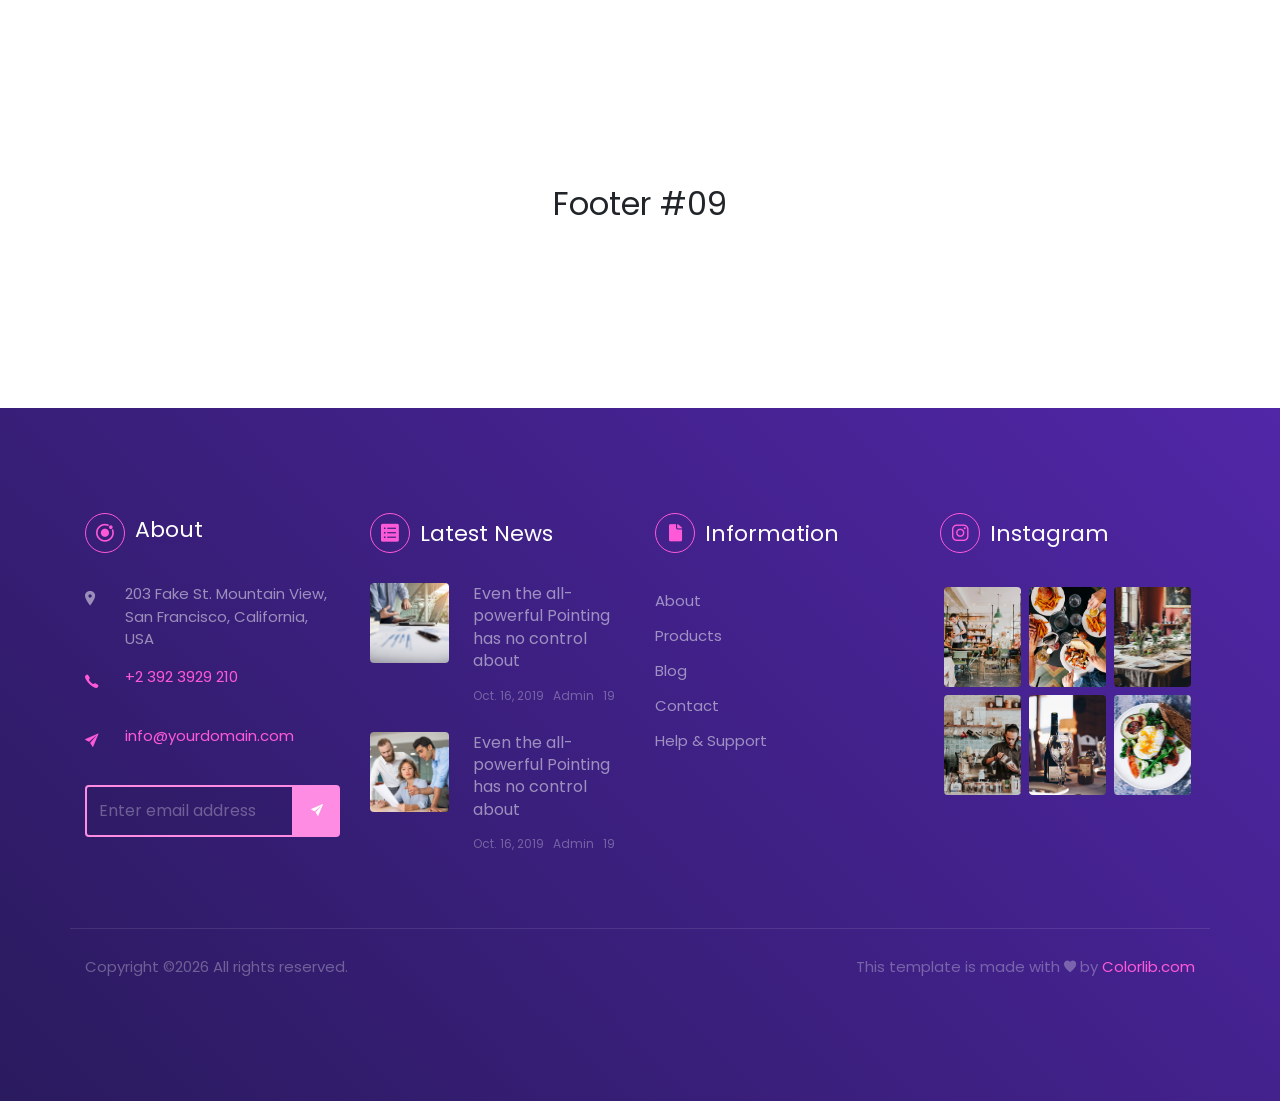
<file: bootstrap-footer-19/index.html>
<!doctype html>
<html lang="en">
  <head>
  	<title>Footer 09</title>
    <meta charset="utf-8">
    <meta name="viewport" content="width=device-width, initial-scale=1, shrink-to-fit=no">

    <link href="https://fonts.googleapis.com/css?family=Poppins:300,400,500,600,700,800,900" rel="stylesheet">
	
		<link rel="stylesheet" href="css/ionicons.min.css">
		<link rel="stylesheet" href="css/style.css">
  </head>
  <body>
		<section class="ftco-section">
			<div class="container">
				<div class="row justify-content-center">
					<div class="col-md-6 text-center">
						<h2>Footer #09</h2>
					</div>
				</div>
			</div>
		</section>
		<footer class="footer-09">
			<div class="container">
				<div class="row">
					<div class="col-md-6 col-lg-3 mb-md-0 mb-4">
						<h2 class="footer-heading d-flex">
							<span class="icon d-flex align-items-center justify-content-center"><i class="ion-logo-ionic"></i></span>
							About
						</h2>
						<div class="block-23 mb-3">
              <ul>
                <li><span class="icon ion-ios-pin"></span><span class="text">203 Fake St. Mountain View, San Francisco, California, USA</span></li>
                <li><a href="#"><span class="icon ion-ios-call"></span><span class="text">+2 392 3929 210</span></a></li>
                <li><a href="#"><span class="icon ion-ios-send"></span><span class="text">info@yourdomain.com</span></a></li>
              </ul>
            </div>
            <form action="#" class="subscribe-form">
              <div class="form-group d-flex">
                <input type="text" class="form-control rounded-left" placeholder="Enter email address">
                <button type="submit" class="form-control submit rounded-right"><span class="sr-only">Submit</span><i class="ion-ios-send"></i></button>
              </div>
            </form>
					</div>
					<div class="col-md-6 col-lg-3 mb-md-0 mb-4">
						<h2 class="footer-heading d-flex align-items-center"><span class="icon d-flex align-items-center justify-content-center"><i class="ion-ios-list-box"></i></span>Latest News</h2>
						<div class="block-21 mb-4 d-flex">
              <a class="img mr-4 rounded" style="background-image: url(images/image_1.jpg);"></a>
              <div class="text">
                <h3 class="heading"><a href="#">Even the all-powerful Pointing has no control about</a></h3>
                <div class="meta">
                  <div><a href="#"><span class="icon-calendar"></span> Oct. 16, 2019</a></div>
                  <div><a href="#"><span class="icon-person"></span> Admin</a></div>
                  <div><a href="#"><span class="icon-chat"></span> 19</a></div>
                </div>
              </div>
            </div>
            <div class="block-21 mb-4 d-flex">
              <a class="img mr-4 rounded" style="background-image: url(images/image_2.jpg);"></a>
              <div class="text">
                <h3 class="heading"><a href="#">Even the all-powerful Pointing has no control about</a></h3>
                <div class="meta">
                  <div><a href="#"><span class="icon-calendar"></span> Oct. 16, 2019</a></div>
                  <div><a href="#"><span class="icon-person"></span> Admin</a></div>
                  <div><a href="#"><span class="icon-chat"></span> 19</a></div>
                </div>
              </div>
            </div>
					</div>
					<div class="col-md-6 col-lg-3 mb-md-0 mb-4">
						<h2 class="footer-heading d-flex align-items-center"><span class="icon d-flex align-items-center justify-content-center"><i class="ion-ios-document"></i></span>Information</h2>
						<ul class="list-unstyled">
	            <li><a href="#" class="py-1 d-block">About</a></li>
	            <li><a href="#" class="py-1 d-block">Products</a></li>
	            <li><a href="#" class="py-1 d-block">Blog</a></li>
	            <li><a href="#" class="py-1 d-block">Contact</a></li>
	            <li><a href="#" class="py-1 d-block">Help &amp; Support</a></li>
	          </ul>
					</div>
					<div class="col-md-6 col-lg-3 mb-md-0 mb-4">
						<h2 class="footer-heading d-flex align-items-center"><span class="icon d-flex align-items-center justify-content-center"><i class="ion-logo-instagram"></i></span>Instagram</h2>
						<div class="block-24">
							<div class="row no-gutters">
								<div class="col-4 col-md-4 p-1">
									<a href="#" class="img rounded" style="background-image: url(images/insta-1.jpg);"></a>
								</div>
								<div class="col-4 col-md-4 p-1">
									<a href="#" class="img rounded" style="background-image: url(images/insta-2.jpg);"></a>
								</div>
								<div class="col-4 col-md-4 p-1">
									<a href="#" class="img rounded" style="background-image: url(images/insta-3.jpg);"></a>
								</div>
								<div class="col-4 col-md-4 p-1">
									<a href="#" class="img rounded" style="background-image: url(images/insta-4.jpg);"></a>
								</div>
								<div class="col-4 col-md-4 p-1">
									<a href="#" class="img rounded" style="background-image: url(images/insta-5.jpg);"></a>
								</div>
								<div class="col-4 col-md-4 p-1">
									<a href="#" class="img rounded" style="background-image: url(images/insta-6.jpg);"></a>
								</div>
							</div>
						</div>
					</div>
				</div>
				<div class="row mt-5 pt-4 border-top">
          <div class="col-md-6 col-lg-8">
            <p class="copyright"><!-- Link back to Colorlib can't be removed. Template is licensed under CC BY 3.0. -->
  Copyright &copy;<script>document.write(new Date().getFullYear());</script> All rights reserved.</p>
          </div>
          <div class="col-md-6 col-lg-4 text-md-right">
          	<p class="copyright">This template is made with <i class="ion-ios-heart" aria-hidden="true"></i> by <a href="https://colorlib.com" target="_blank">Colorlib.com</a>
  <!-- Link back to Colorlib can't be removed. Template is licensed under CC BY 3.0. --></p>
          </div>
        </div>
			</div>
		</footer>

    <script src="js/jquery.min.js"></script>
    <script src="js/popper.js"></script>
    <script src="js/bootstrap.min.js"></script>
    <script src="js/main.js"></script>
  </body>
</html>
</file>
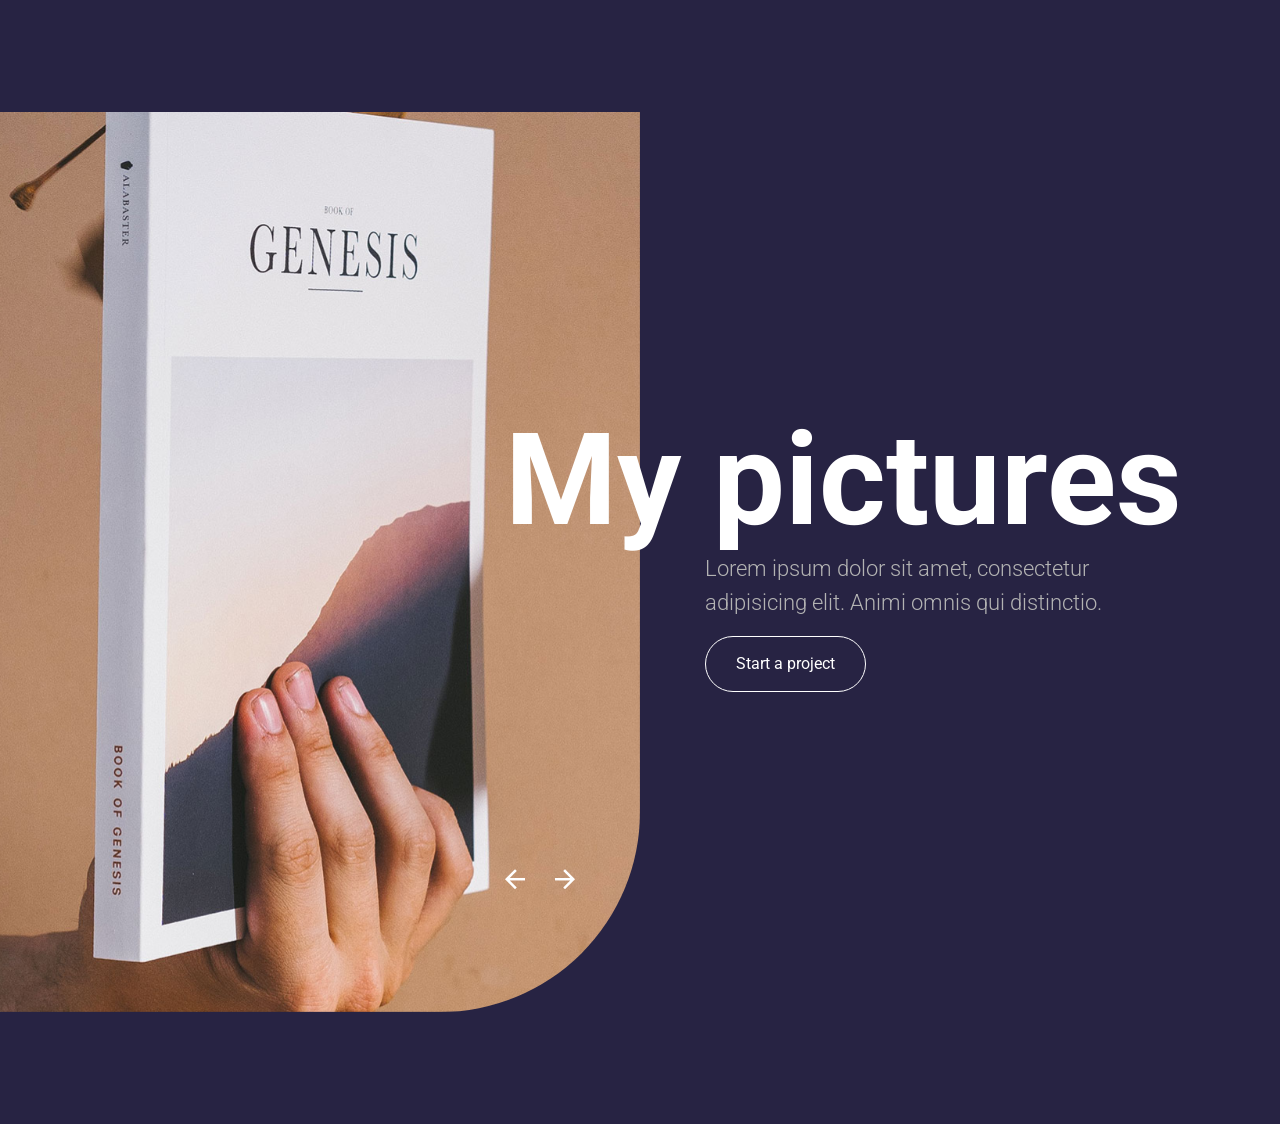
<file: carousel-20/index.html>
<!doctype html>
<html lang="en">
  <head>
    <!-- Required meta tags -->
    <meta charset="utf-8">
    <meta name="viewport" content="width=device-width, initial-scale=1, shrink-to-fit=no">
    <link href="https://fonts.googleapis.com/css?family=Roboto:300,400&display=swap" rel="stylesheet">

    <link href="https://fonts.googleapis.com/css?family=Poppins:300,400,500&display=swap" rel="stylesheet">

    <link href="https://fonts.googleapis.com/css?family=Arbutus+Slab&display=swap" rel="stylesheet">

    <link rel="stylesheet" href="fonts/icomoon/style.css">

    <link rel="stylesheet" href="css/owl.carousel.min.css">

    <link rel="stylesheet" href="css/animate.css">

    <!-- Bootstrap CSS -->
    <link rel="stylesheet" href="css/bootstrap.min.css">
    
    <!-- Style -->
    <link rel="stylesheet" href="css/style.css">

    <title>Carousel #10</title>
  </head>
  <body>
  

  <div class="content">
    


    <div class="site-blocks-cover">
      <div class="img-wrap">
        <div class="owl-carousel slide-one-item hero-slider">
          <div class="slide">
            <img src="images/hero_1.jpg" alt="Free Website Template by Free-Template.co">  
          </div>
          <div class="slide">
            <img src="images/hero_2.jpg" alt="Free Website Template by Free-Template.co">  
          </div>
          <div class="slide">
            <img src="images/hero_3.jpg" alt="Free Website Template by Free-Template.co">  
          </div>
        </div>
      </div>
      <div class="container">
        <div class="row">
          <div class="col-md-6 ml-auto align-self-center">
            <div class="intro">
              <div class="heading">
                <h1 class="text-white font-weight-bold"> My pictures</h1>
              </div>
              <div class="text sub-text">
                <p>Lorem ipsum dolor sit amet, consectetur adipisicing elit. Animi omnis qui distinctio.</p>
                <p><a href="https://free-template.co/" target="_blank" class="btn btn-outline-primary btn-md btn-pill">Start a project</a></p>
              </div>
            </div>
          </div>
        </div>
      </div>
    </div> <!-- END .site-blocks-cover -->
  </div>
    
    

    <script src="js/jquery-3.3.1.min.js"></script>
    <script src="js/popper.min.js"></script>
    <script src="js/bootstrap.min.js"></script>
    <script src="js/owl.carousel.min.js"></script>
    <script src="js/main.js"></script>
  </body>
</html>
</file>
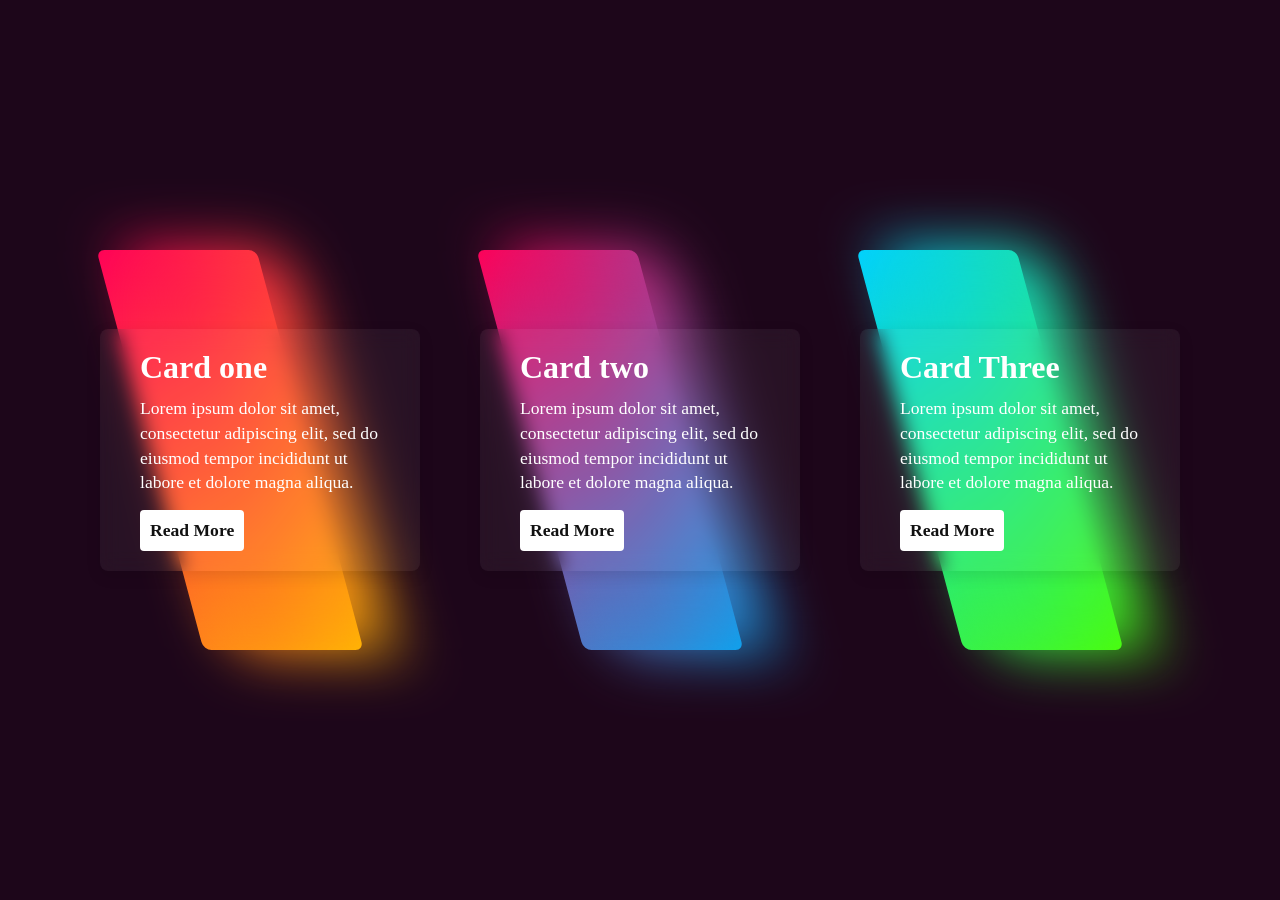
<file: glowing-gradient-glassmorphism-card/dist/index.html>
<!DOCTYPE html>
<html lang="en" >
<head>
  <meta charset="UTF-8">
  <title>CodePen - Glowing Gradient Glassmorphism Card</title>
  <link rel="stylesheet" href="./style.css">

</head>
<body>
<!-- partial:index.partial.html -->
<div class="container">
  <div class="box">
    <span></span>
    <div class="content">
      <h2>Card one</h2>
      <p>Lorem ipsum dolor sit amet, consectetur adipiscing elit, sed do eiusmod tempor incididunt ut labore et dolore magna aliqua.</p>
      <a href="#">Read More</a>
    </div>
  </div>
  <div class="box">
    <span></span>
    <div class="content">
      <h2>Card two</h2>
      <p>Lorem ipsum dolor sit amet, consectetur adipiscing elit, sed do eiusmod tempor incididunt ut labore et dolore magna aliqua.</p>
      <a href="#">Read More</a>
    </div>
  </div>
  <div class="box">
    <span></span>
    <div class="content">
      <h2>Card Three</h2>
      <p>Lorem ipsum dolor sit amet, consectetur adipiscing elit, sed do eiusmod tempor incididunt ut labore et dolore magna aliqua.</p>
      <a href="#">Read More</a>
    </div>
  </div>
</div>
<!-- partial -->
  
</body>
</html>
</file>
<file: carousel-20/fonts/icomoon/style.css>
@font-face {
  font-family: 'icomoon';
  src:  url('fonts/icomoon.eot?10si43');
  src:  url('fonts/icomoon.eot?10si43#iefix') format('embedded-opentype'),
    url('fonts/icomoon.ttf?10si43') format('truetype'),
    url('fonts/icomoon.woff?10si43') format('woff'),
    url('fonts/icomoon.svg?10si43#icomoon') format('svg');
  font-weight: normal;
  font-style: normal;
}

[class^="icon-"], [class*=" icon-"] {
  /* use !important to prevent issues with browser extensions that change fonts */
  font-family: 'icomoon' !important;
  speak: none;
  font-style: normal;
  font-weight: normal;
  font-variant: normal;
  text-transform: none;
  line-height: 1;

  /* Better Font Rendering =========== */
  -webkit-font-smoothing: antialiased;
  -moz-osx-font-smoothing: grayscale;
}

.icon-asterisk:before {
  content: "\f069";
}
.icon-plus:before {
  content: "\f067";
}
.icon-question:before {
  content: "\f128";
}
.icon-minus:before {
  content: "\f068";
}
.icon-glass:before {
  content: "\f000";
}
.icon-music:before {
  content: "\f001";
}
.icon-search:before {
  content: "\f002";
}
.icon-envelope-o:before {
  content: "\f003";
}
.icon-heart:before {
  content: "\f004";
}
.icon-star:before {
  content: "\f005";
}
.icon-star-o:before {
  content: "\f006";
}
.icon-user:before {
  content: "\f007";
}
.icon-film:before {
  content: "\f008";
}
.icon-th-large:before {
  content: "\f009";
}
.icon-th:before {
  content: "\f00a";
}
.icon-th-list:before {
  content: "\f00b";
}
.icon-check:before {
  content: "\f00c";
}
.icon-close:before {
  content: "\f00d";
}
.icon-remove:before {
  content: "\f00d";
}
.icon-times:before {
  content: "\f00d";
}
.icon-search-plus:before {
  content: "\f00e";
}
.icon-search-minus:before {
  content: "\f010";
}
.icon-power-off:before {
  content: "\f011";
}
.icon-signal:before {
  content: "\f012";
}
.icon-cog:before {
  content: "\f013";
}
.icon-gear:before {
  content: "\f013";
}
.icon-trash-o:before {
  content: "\f014";
}
.icon-home:before {
  content: "\f015";
}
.icon-file-o:before {
  content: "\f016";
}
.icon-clock-o:before {
  content: "\f017";
}
.icon-road:before {
  content: "\f018";
}
.icon-download:before {
  content: "\f019";
}
.icon-arrow-circle-o-down:before {
  content: "\f01a";
}
.icon-arrow-circle-o-up:before {
  content: "\f01b";
}
.icon-inbox:before {
  content: "\f01c";
}
.icon-play-circle-o:before {
  content: "\f01d";
}
.icon-repeat:before {
  content: "\f01e";
}
.icon-rotate-right:before {
  content: "\f01e";
}
.icon-refresh:before {
  content: "\f021";
}
.icon-list-alt:before {
  content: "\f022";
}
.icon-lock:before {
  content: "\f023";
}
.icon-flag:before {
  content: "\f024";
}
.icon-headphones:before {
  content: "\f025";
}
.icon-volume-off:before {
  content: "\f026";
}
.icon-volume-down:before {
  content: "\f027";
}
.icon-volume-up:before {
  content: "\f028";
}
.icon-qrcode:before {
  content: "\f029";
}
.icon-barcode:before {
  content: "\f02a";
}
.icon-tag:before {
  content: "\f02b";
}
.icon-tags:before {
  content: "\f02c";
}
.icon-book:before {
  content: "\f02d";
}
.icon-bookmark:before {
  content: "\f02e";
}
.icon-print:before {
  content: "\f02f";
}
.icon-camera:before {
  content: "\f030";
}
.icon-font:before {
  content: "\f031";
}
.icon-bold:before {
  content: "\f032";
}
.icon-italic:before {
  content: "\f033";
}
.icon-text-height:before {
  content: "\f034";
}
.icon-text-width:before {
  content: "\f035";
}
.icon-align-left:before {
  content: "\f036";
}
.icon-align-center:before {
  content: "\f037";
}
.icon-align-right:before {
  content: "\f038";
}
.icon-align-justify:before {
  content: "\f039";
}
.icon-list:before {
  content: "\f03a";
}
.icon-dedent:before {
  content: "\f03b";
}
.icon-outdent:before {
  content: "\f03b";
}
.icon-indent:before {
  content: "\f03c";
}
.icon-video-camera:before {
  content: "\f03d";
}
.icon-image:before {
  content: "\f03e";
}
.icon-photo:before {
  content: "\f03e";
}
.icon-picture-o:before {
  content: "\f03e";
}
.icon-pencil:before {
  content: "\f040";
}
.icon-map-marker:before {
  content: "\f041";
}
.icon-adjust:before {
  content: "\f042";
}
.icon-tint:before {
  content: "\f043";
}
.icon-edit:before {
  content: "\f044";
}
.icon-pencil-square-o:before {
  content: "\f044";
}
.icon-share-square-o:before {
  content: "\f045";
}
.icon-check-square-o:before {
  content: "\f046";
}
.icon-arrows:before {
  content: "\f047";
}
.icon-step-backward:before {
  content: "\f048";
}
.icon-fast-backward:before {
  content: "\f049";
}
.icon-backward:before {
  content: "\f04a";
}
.icon-play:before {
  content: "\f04b";
}
.icon-pause:before {
  content: "\f04c";
}
.icon-stop:before {
  content: "\f04d";
}
.icon-forward:before {
  content: "\f04e";
}
.icon-fast-forward:before {
  content: "\f050";
}
.icon-step-forward:before {
  content: "\f051";
}
.icon-eject:before {
  content: "\f052";
}
.icon-chevron-left:before {
  content: "\f053";
}
.icon-chevron-right:before {
  content: "\f054";
}
.icon-plus-circle:before {
  content: "\f055";
}
.icon-minus-circle:before {
  content: "\f056";
}
.icon-times-circle:before {
  content: "\f057";
}
.icon-check-circle:before {
  content: "\f058";
}
.icon-question-circle:before {
  content: "\f059";
}
.icon-info-circle:before {
  content: "\f05a";
}
.icon-crosshairs:before {
  content: "\f05b";
}
.icon-times-circle-o:before {
  content: "\f05c";
}
.icon-check-circle-o:before {
  content: "\f05d";
}
.icon-ban:before {
  content: "\f05e";
}
.icon-arrow-left:before {
  content: "\f060";
}
.icon-arrow-right:before {
  content: "\f061";
}
.icon-arrow-up:before {
  content: "\f062";
}
.icon-arrow-down:before {
  content: "\f063";
}
.icon-mail-forward:before {
  content: "\f064";
}
.icon-share:before {
  content: "\f064";
}
.icon-expand:before {
  content: "\f065";
}
.icon-compress:before {
  content: "\f066";
}
.icon-exclamation-circle:before {
  content: "\f06a";
}
.icon-gift:before {
  content: "\f06b";
}
.icon-leaf:before {
  content: "\f06c";
}
.icon-fire:before {
  content: "\f06d";
}
.icon-eye:before {
  content: "\f06e";
}
.icon-eye-slash:before {
  content: "\f070";
}
.icon-exclamation-triangle:before {
  content: "\f071";
}
.icon-warning:before {
  content: "\f071";
}
.icon-plane:before {
  content: "\f072";
}
.icon-calendar:before {
  content: "\f073";
}
.icon-random:before {
  content: "\f074";
}
.icon-comment:before {
  content: "\f075";
}
.icon-magnet:before {
  content: "\f076";
}
.icon-chevron-up:before {
  content: "\f077";
}
.icon-chevron-down:before {
  content: "\f078";
}
.icon-retweet:before {
  content: "\f079";
}
.icon-shopping-cart:before {
  content: "\f07a";
}
.icon-folder:before {
  content: "\f07b";
}
.icon-folder-open:before {
  content: "\f07c";
}
.icon-arrows-v:before {
  content: "\f07d";
}
.icon-arrows-h:before {
  content: "\f07e";
}
.icon-bar-chart:before {
  content: "\f080";
}
.icon-bar-chart-o:before {
  content: "\f080";
}
.icon-twitter-square:before {
  content: "\f081";
}
.icon-facebook-square:before {
  content: "\f082";
}
.icon-camera-retro:before {
  content: "\f083";
}
.icon-key:before {
  content: "\f084";
}
.icon-cogs:before {
  content: "\f085";
}
.icon-gears:before {
  content: "\f085";
}
.icon-comments:before {
  content: "\f086";
}
.icon-thumbs-o-up:before {
  content: "\f087";
}
.icon-thumbs-o-down:before {
  content: "\f088";
}
.icon-star-half:before {
  content: "\f089";
}
.icon-heart-o:before {
  content: "\f08a";
}
.icon-sign-out:before {
  content: "\f08b";
}
.icon-linkedin-square:before {
  content: "\f08c";
}
.icon-thumb-tack:before {
  content: "\f08d";
}
.icon-external-link:before {
  content: "\f08e";
}
.icon-sign-in:before {
  content: "\f090";
}
.icon-trophy:before {
  content: "\f091";
}
.icon-github-square:before {
  content: "\f092";
}
.icon-upload:before {
  content: "\f093";
}
.icon-lemon-o:before {
  content: "\f094";
}
.icon-phone:before {
  content: "\f095";
}
.icon-square-o:before {
  content: "\f096";
}
.icon-bookmark-o:before {
  content: "\f097";
}
.icon-phone-square:before {
  content: "\f098";
}
.icon-twitter:before {
  content: "\f099";
}
.icon-facebook:before {
  content: "\f09a";
}
.icon-facebook-f:before {
  content: "\f09a";
}
.icon-github:before {
  content: "\f09b";
}
.icon-unlock:before {
  content: "\f09c";
}
.icon-credit-card:before {
  content: "\f09d";
}
.icon-feed:before {
  content: "\f09e";
}
.icon-rss:before {
  content: "\f09e";
}
.icon-hdd-o:before {
  content: "\f0a0";
}
.icon-bullhorn:before {
  content: "\f0a1";
}
.icon-bell-o:before {
  content: "\f0a2";
}
.icon-certificate:before {
  content: "\f0a3";
}
.icon-hand-o-right:before {
  content: "\f0a4";
}
.icon-hand-o-left:before {
  content: "\f0a5";
}
.icon-hand-o-up:before {
  content: "\f0a6";
}
.icon-hand-o-down:before {
  content: "\f0a7";
}
.icon-arrow-circle-left:before {
  content: "\f0a8";
}
.icon-arrow-circle-right:before {
  content: "\f0a9";
}
.icon-arrow-circle-up:before {
  content: "\f0aa";
}
.icon-arrow-circle-down:before {
  content: "\f0ab";
}
.icon-globe:before {
  content: "\f0ac";
}
.icon-wrench:before {
  content: "\f0ad";
}
.icon-tasks:before {
  content: "\f0ae";
}
.icon-filter:before {
  content: "\f0b0";
}
.icon-briefcase:before {
  content: "\f0b1";
}
.icon-arrows-alt:before {
  content: "\f0b2";
}
.icon-group:before {
  content: "\f0c0";
}
.icon-users:before {
  content: "\f0c0";
}
.icon-chain:before {
  content: "\f0c1";
}
.icon-link:before {
  content: "\f0c1";
}
.icon-cloud:before {
  content: "\f0c2";
}
.icon-flask:before {
  content: "\f0c3";
}
.icon-cut:before {
  content: "\f0c4";
}
.icon-scissors:before {
  content: "\f0c4";
}
.icon-copy:before {
  content: "\f0c5";
}
.icon-files-o:before {
  content: "\f0c5";
}
.icon-paperclip:before {
  content: "\f0c6";
}
.icon-floppy-o:before {
  content: "\f0c7";
}
.icon-save:before {
  content: "\f0c7";
}
.icon-square:before {
  content: "\f0c8";
}
.icon-bars:before {
  content: "\f0c9";
}
.icon-navicon:before {
  content: "\f0c9";
}
.icon-reorder:before {
  content: "\f0c9";
}
.icon-list-ul:before {
  content: "\f0ca";
}
.icon-list-ol:before {
  content: "\f0cb";
}
.icon-strikethrough:before {
  content: "\f0cc";
}
.icon-underline:before {
  content: "\f0cd";
}
.icon-table:before {
  content: "\f0ce";
}
.icon-magic:before {
  content: "\f0d0";
}
.icon-truck:before {
  content: "\f0d1";
}
.icon-pinterest:before {
  content: "\f0d2";
}
.icon-pinterest-square:before {
  content: "\f0d3";
}
.icon-google-plus-square:before {
  content: "\f0d4";
}
.icon-google-plus:before {
  content: "\f0d5";
}
.icon-money:before {
  content: "\f0d6";
}
.icon-caret-down:before {
  content: "\f0d7";
}
.icon-caret-up:before {
  content: "\f0d8";
}
.icon-caret-left:before {
  content: "\f0d9";
}
.icon-caret-right:before {
  content: "\f0da";
}
.icon-columns:before {
  content: "\f0db";
}
.icon-sort:before {
  content: "\f0dc";
}
.icon-unsorted:before {
  content: "\f0dc";
}
.icon-sort-desc:before {
  content: "\f0dd";
}
.icon-sort-down:before {
  content: "\f0dd";
}
.icon-sort-asc:before {
  content: "\f0de";
}
.icon-sort-up:before {
  content: "\f0de";
}
.icon-envelope:before {
  content: "\f0e0";
}
.icon-linkedin:before {
  content: "\f0e1";
}
.icon-rotate-left:before {
  content: "\f0e2";
}
.icon-undo:before {
  content: "\f0e2";
}
.icon-gavel:before {
  content: "\f0e3";
}
.icon-legal:before {
  content: "\f0e3";
}
.icon-dashboard:before {
  content: "\f0e4";
}
.icon-tachometer:before {
  content: "\f0e4";
}
.icon-comment-o:before {
  content: "\f0e5";
}
.icon-comments-o:before {
  content: "\f0e6";
}
.icon-bolt:before {
  content: "\f0e7";
}
.icon-flash:before {
  content: "\f0e7";
}
.icon-sitemap:before {
  content: "\f0e8";
}
.icon-umbrella:before {
  content: "\f0e9";
}
.icon-clipboard:before {
  content: "\f0ea";
}
.icon-paste:before {
  content: "\f0ea";
}
.icon-lightbulb-o:before {
  content: "\f0eb";
}
.icon-exchange:before {
  content: "\f0ec";
}
.icon-cloud-download:before {
  content: "\f0ed";
}
.icon-cloud-upload:before {
  content: "\f0ee";
}
.icon-user-md:before {
  content: "\f0f0";
}
.icon-stethoscope:before {
  content: "\f0f1";
}
.icon-suitcase:before {
  content: "\f0f2";
}
.icon-bell:before {
  content: "\f0f3";
}
.icon-coffee:before {
  content: "\f0f4";
}
.icon-cutlery:before {
  content: "\f0f5";
}
.icon-file-text-o:before {
  content: "\f0f6";
}
.icon-building-o:before {
  content: "\f0f7";
}
.icon-hospital-o:before {
  content: "\f0f8";
}
.icon-ambulance:before {
  content: "\f0f9";
}
.icon-medkit:before {
  content: "\f0fa";
}
.icon-fighter-jet:before {
  content: "\f0fb";
}
.icon-beer:before {
  content: "\f0fc";
}
.icon-h-square:before {
  content: "\f0fd";
}
.icon-plus-square:before {
  content: "\f0fe";
}
.icon-angle-double-left:before {
  content: "\f100";
}
.icon-angle-double-right:before {
  content: "\f101";
}
.icon-angle-double-up:before {
  content: "\f102";
}
.icon-angle-double-down:before {
  content: "\f103";
}
.icon-angle-left:before {
  content: "\f104";
}
.icon-angle-right:before {
  content: "\f105";
}
.icon-angle-up:before {
  content: "\f106";
}
.icon-angle-down:before {
  content: "\f107";
}
.icon-desktop:before {
  content: "\f108";
}
.icon-laptop:before {
  content: "\f109";
}
.icon-tablet:before {
  content: "\f10a";
}
.icon-mobile:before {
  content: "\f10b";
}
.icon-mobile-phone:before {
  content: "\f10b";
}
.icon-circle-o:before {
  content: "\f10c";
}
.icon-quote-left:before {
  content: "\f10d";
}
.icon-quote-right:before {
  content: "\f10e";
}
.icon-spinner:before {
  content: "\f110";
}
.icon-circle:before {
  content: "\f111";
}
.icon-mail-reply:before {
  content: "\f112";
}
.icon-reply:before {
  content: "\f112";
}
.icon-github-alt:before {
  content: "\f113";
}
.icon-folder-o:before {
  content: "\f114";
}
.icon-folder-open-o:before {
  content: "\f115";
}
.icon-smile-o:before {
  content: "\f118";
}
.icon-frown-o:before {
  content: "\f119";
}
.icon-meh-o:before {
  content: "\f11a";
}
.icon-gamepad:before {
  content: "\f11b";
}
.icon-keyboard-o:before {
  content: "\f11c";
}
.icon-flag-o:before {
  content: "\f11d";
}
.icon-flag-checkered:before {
  content: "\f11e";
}
.icon-terminal:before {
  content: "\f120";
}
.icon-code:before {
  content: "\f121";
}
.icon-mail-reply-all:before {
  content: "\f122";
}
.icon-reply-all:before {
  content: "\f122";
}
.icon-star-half-empty:before {
  content: "\f123";
}
.icon-star-half-full:before {
  content: "\f123";
}
.icon-star-half-o:before {
  content: "\f123";
}
.icon-location-arrow:before {
  content: "\f124";
}
.icon-crop:before {
  content: "\f125";
}
.icon-code-fork:before {
  content: "\f126";
}
.icon-chain-broken:before {
  content: "\f127";
}
.icon-unlink:before {
  content: "\f127";
}
.icon-info:before {
  content: "\f129";
}
.icon-exclamation:before {
  content: "\f12a";
}
.icon-superscript:before {
  content: "\f12b";
}
.icon-subscript:before {
  content: "\f12c";
}
.icon-eraser:before {
  content: "\f12d";
}
.icon-puzzle-piece:before {
  content: "\f12e";
}
.icon-microphone:before {
  content: "\f130";
}
.icon-microphone-slash:before {
  content: "\f131";
}
.icon-shield:before {
  content: "\f132";
}
.icon-calendar-o:before {
  content: "\f133";
}
.icon-fire-extinguisher:before {
  content: "\f134";
}
.icon-rocket:before {
  content: "\f135";
}
.icon-maxcdn:before {
  content: "\f136";
}
.icon-chevron-circle-left:before {
  content: "\f137";
}
.icon-chevron-circle-right:before {
  content: "\f138";
}
.icon-chevron-circle-up:before {
  content: "\f139";
}
.icon-chevron-circle-down:before {
  content: "\f13a";
}
.icon-html5:before {
  content: "\f13b";
}
.icon-css3:before {
  content: "\f13c";
}
.icon-anchor:before {
  content: "\f13d";
}
.icon-unlock-alt:before {
  content: "\f13e";
}
.icon-bullseye:before {
  content: "\f140";
}
.icon-ellipsis-h:before {
  content: "\f141";
}
.icon-ellipsis-v:before {
  content: "\f142";
}
.icon-rss-square:before {
  content: "\f143";
}
.icon-play-circle:before {
  content: "\f144";
}
.icon-ticket:before {
  content: "\f145";
}
.icon-minus-square:before {
  content: "\f146";
}
.icon-minus-square-o:before {
  content: "\f147";
}
.icon-level-up:before {
  content: "\f148";
}
.icon-level-down:before {
  content: "\f149";
}
.icon-check-square:before {
  content: "\f14a";
}
.icon-pencil-square:before {
  content: "\f14b";
}
.icon-external-link-square:before {
  content: "\f14c";
}
.icon-share-square:before {
  content: "\f14d";
}
.icon-compass:before {
  content: "\f14e";
}
.icon-caret-square-o-down:before {
  content: "\f150";
}
.icon-toggle-down:before {
  content: "\f150";
}
.icon-caret-square-o-up:before {
  content: "\f151";
}
.icon-toggle-up:before {
  content: "\f151";
}
.icon-caret-square-o-right:before {
  content: "\f152";
}
.icon-toggle-right:before {
  content: "\f152";
}
.icon-eur:before {
  content: "\f153";
}
.icon-euro:before {
  content: "\f153";
}
.icon-gbp:before {
  content: "\f154";
}
.icon-dollar:before {
  content: "\f155";
}
.icon-usd:before {
  content: "\f155";
}
.icon-inr:before {
  content: "\f156";
}
.icon-rupee:before {
  content: "\f156";
}
.icon-cny:before {
  content: "\f157";
}
.icon-jpy:before {
  content: "\f157";
}
.icon-rmb:before {
  content: "\f157";
}
.icon-yen:before {
  content: "\f157";
}
.icon-rouble:before {
  content: "\f158";
}
.icon-rub:before {
  content: "\f158";
}
.icon-ruble:before {
  content: "\f158";
}
.icon-krw:before {
  content: "\f159";
}
.icon-won:before {
  content: "\f159";
}
.icon-bitcoin:before {
  content: "\f15a";
}
.icon-btc:before {
  content: "\f15a";
}
.icon-file:before {
  content: "\f15b";
}
.icon-file-text:before {
  content: "\f15c";
}
.icon-sort-alpha-asc:before {
  content: "\f15d";
}
.icon-sort-alpha-desc:before {
  content: "\f15e";
}
.icon-sort-amount-asc:before {
  content: "\f160";
}
.icon-sort-amount-desc:before {
  content: "\f161";
}
.icon-sort-numeric-asc:before {
  content: "\f162";
}
.icon-sort-numeric-desc:before {
  content: "\f163";
}
.icon-thumbs-up:before {
  content: "\f164";
}
.icon-thumbs-down:before {
  content: "\f165";
}
.icon-youtube-square:before {
  content: "\f166";
}
.icon-youtube:before {
  content: "\f167";
}
.icon-xing:before {
  content: "\f168";
}
.icon-xing-square:before {
  content: "\f169";
}
.icon-youtube-play:before {
  content: "\f16a";
}
.icon-dropbox:before {
  content: "\f16b";
}
.icon-stack-overflow:before {
  content: "\f16c";
}
.icon-instagram:before {
  content: "\f16d";
}
.icon-flickr:before {
  content: "\f16e";
}
.icon-adn:before {
  content: "\f170";
}
.icon-bitbucket:before {
  content: "\f171";
}
.icon-bitbucket-square:before {
  content: "\f172";
}
.icon-tumblr:before {
  content: "\f173";
}
.icon-tumblr-square:before {
  content: "\f174";
}
.icon-long-arrow-down:before {
  content: "\f175";
}
.icon-long-arrow-up:before {
  content: "\f176";
}
.icon-long-arrow-left:before {
  content: "\f177";
}
.icon-long-arrow-right:before {
  content: "\f178";
}
.icon-apple:before {
  content: "\f179";
}
.icon-windows:before {
  content: "\f17a";
}
.icon-android:before {
  content: "\f17b";
}
.icon-linux:before {
  content: "\f17c";
}
.icon-dribbble:before {
  content: "\f17d";
}
.icon-skype:before {
  content: "\f17e";
}
.icon-foursquare:before {
  content: "\f180";
}
.icon-trello:before {
  content: "\f181";
}
.icon-female:before {
  content: "\f182";
}
.icon-male:before {
  content: "\f183";
}
.icon-gittip:before {
  content: "\f184";
}
.icon-gratipay:before {
  content: "\f184";
}
.icon-sun-o:before {
  content: "\f185";
}
.icon-moon-o:before {
  content: "\f186";
}
.icon-archive:before {
  content: "\f187";
}
.icon-bug:before {
  content: "\f188";
}
.icon-vk:before {
  content: "\f189";
}
.icon-weibo:before {
  content: "\f18a";
}
.icon-renren:before {
  content: "\f18b";
}
.icon-pagelines:before {
  content: "\f18c";
}
.icon-stack-exchange:before {
  content: "\f18d";
}
.icon-arrow-circle-o-right:before {
  content: "\f18e";
}
.icon-arrow-circle-o-left:before {
  content: "\f190";
}
.icon-caret-square-o-left:before {
  content: "\f191";
}
.icon-toggle-left:before {
  content: "\f191";
}
.icon-dot-circle-o:before {
  content: "\f192";
}
.icon-wheelchair:before {
  content: "\f193";
}
.icon-vimeo-square:before {
  content: "\f194";
}
.icon-try:before {
  content: "\f195";
}
.icon-turkish-lira:before {
  content: "\f195";
}
.icon-plus-square-o:before {
  content: "\f196";
}
.icon-space-shuttle:before {
  content: "\f197";
}
.icon-slack:before {
  content: "\f198";
}
.icon-envelope-square:before {
  content: "\f199";
}
.icon-wordpress:before {
  content: "\f19a";
}
.icon-openid:before {
  content: "\f19b";
}
.icon-bank:before {
  content: "\f19c";
}
.icon-institution:before {
  content: "\f19c";
}
.icon-university:before {
  content: "\f19c";
}
.icon-graduation-cap:before {
  content: "\f19d";
}
.icon-mortar-board:before {
  content: "\f19d";
}
.icon-yahoo:before {
  content: "\f19e";
}
.icon-google:before {
  content: "\f1a0";
}
.icon-reddit:before {
  content: "\f1a1";
}
.icon-reddit-square:before {
  content: "\f1a2";
}
.icon-stumbleupon-circle:before {
  content: "\f1a3";
}
.icon-stumbleupon:before {
  content: "\f1a4";
}
.icon-delicious:before {
  content: "\f1a5";
}
.icon-digg:before {
  content: "\f1a6";
}
.icon-pied-piper-pp:before {
  content: "\f1a7";
}
.icon-pied-piper-alt:before {
  content: "\f1a8";
}
.icon-drupal:before {
  content: "\f1a9";
}
.icon-joomla:before {
  content: "\f1aa";
}
.icon-language:before {
  content: "\f1ab";
}
.icon-fax:before {
  content: "\f1ac";
}
.icon-building:before {
  content: "\f1ad";
}
.icon-child:before {
  content: "\f1ae";
}
.icon-paw:before {
  content: "\f1b0";
}
.icon-spoon:before {
  content: "\f1b1";
}
.icon-cube:before {
  content: "\f1b2";
}
.icon-cubes:before {
  content: "\f1b3";
}
.icon-behance:before {
  content: "\f1b4";
}
.icon-behance-square:before {
  content: "\f1b5";
}
.icon-steam:before {
  content: "\f1b6";
}
.icon-steam-square:before {
  content: "\f1b7";
}
.icon-recycle:before {
  content: "\f1b8";
}
.icon-automobile:before {
  content: "\f1b9";
}
.icon-car:before {
  content: "\f1b9";
}
.icon-cab:before {
  content: "\f1ba";
}
.icon-taxi:before {
  content: "\f1ba";
}
.icon-tree:before {
  content: "\f1bb";
}
.icon-spotify:before {
  content: "\f1bc";
}
.icon-deviantart:before {
  content: "\f1bd";
}
.icon-soundcloud:before {
  content: "\f1be";
}
.icon-database:before {
  content: "\f1c0";
}
.icon-file-pdf-o:before {
  content: "\f1c1";
}
.icon-file-word-o:before {
  content: "\f1c2";
}
.icon-file-excel-o:before {
  content: "\f1c3";
}
.icon-file-powerpoint-o:before {
  content: "\f1c4";
}
.icon-file-image-o:before {
  content: "\f1c5";
}
.icon-file-photo-o:before {
  content: "\f1c5";
}
.icon-file-picture-o:before {
  content: "\f1c5";
}
.icon-file-archive-o:before {
  content: "\f1c6";
}
.icon-file-zip-o:before {
  content: "\f1c6";
}
.icon-file-audio-o:before {
  content: "\f1c7";
}
.icon-file-sound-o:before {
  content: "\f1c7";
}
.icon-file-movie-o:before {
  content: "\f1c8";
}
.icon-file-video-o:before {
  content: "\f1c8";
}
.icon-file-code-o:before {
  content: "\f1c9";
}
.icon-vine:before {
  content: "\f1ca";
}
.icon-codepen:before {
  content: "\f1cb";
}
.icon-jsfiddle:before {
  content: "\f1cc";
}
.icon-life-bouy:before {
  content: "\f1cd";
}
.icon-life-buoy:before {
  content: "\f1cd";
}
.icon-life-ring:before {
  content: "\f1cd";
}
.icon-life-saver:before {
  content: "\f1cd";
}
.icon-support:before {
  content: "\f1cd";
}
.icon-circle-o-notch:before {
  content: "\f1ce";
}
.icon-ra:before {
  content: "\f1d0";
}
.icon-rebel:before {
  content: "\f1d0";
}
.icon-resistance:before {
  content: "\f1d0";
}
.icon-empire:before {
  content: "\f1d1";
}
.icon-ge:before {
  content: "\f1d1";
}
.icon-git-square:before {
  content: "\f1d2";
}
.icon-git:before {
  content: "\f1d3";
}
.icon-hacker-news:before {
  content: "\f1d4";
}
.icon-y-combinator-square:before {
  content: "\f1d4";
}
.icon-yc-square:before {
  content: "\f1d4";
}
.icon-tencent-weibo:before {
  content: "\f1d5";
}
.icon-qq:before {
  content: "\f1d6";
}
.icon-wechat:before {
  content: "\f1d7";
}
.icon-weixin:before {
  content: "\f1d7";
}
.icon-paper-plane:before {
  content: "\f1d8";
}
.icon-send:before {
  content: "\f1d8";
}
.icon-paper-plane-o:before {
  content: "\f1d9";
}
.icon-send-o:before {
  content: "\f1d9";
}
.icon-history:before {
  content: "\f1da";
}
.icon-circle-thin:before {
  content: "\f1db";
}
.icon-header:before {
  content: "\f1dc";
}
.icon-paragraph:before {
  content: "\f1dd";
}
.icon-sliders:before {
  content: "\f1de";
}
.icon-share-alt:before {
  content: "\f1e0";
}
.icon-share-alt-square:before {
  content: "\f1e1";
}
.icon-bomb:before {
  content: "\f1e2";
}
.icon-futbol-o:before {
  content: "\f1e3";
}
.icon-soccer-ball-o:before {
  content: "\f1e3";
}
.icon-tty:before {
  content: "\f1e4";
}
.icon-binoculars:before {
  content: "\f1e5";
}
.icon-plug:before {
  content: "\f1e6";
}
.icon-slideshare:before {
  content: "\f1e7";
}
.icon-twitch:before {
  content: "\f1e8";
}
.icon-yelp:before {
  content: "\f1e9";
}
.icon-newspaper-o:before {
  content: "\f1ea";
}
.icon-wifi:before {
  content: "\f1eb";
}
.icon-calculator:before {
  content: "\f1ec";
}
.icon-paypal:before {
  content: "\f1ed";
}
.icon-google-wallet:before {
  content: "\f1ee";
}
.icon-cc-visa:before {
  content: "\f1f0";
}
.icon-cc-mastercard:before {
  content: "\f1f1";
}
.icon-cc-discover:before {
  content: "\f1f2";
}
.icon-cc-amex:before {
  content: "\f1f3";
}
.icon-cc-paypal:before {
  content: "\f1f4";
}
.icon-cc-stripe:before {
  content: "\f1f5";
}
.icon-bell-slash:before {
  content: "\f1f6";
}
.icon-bell-slash-o:before {
  content: "\f1f7";
}
.icon-trash:before {
  content: "\f1f8";
}
.icon-copyright:before {
  content: "\f1f9";
}
.icon-at:before {
  content: "\f1fa";
}
.icon-eyedropper:before {
  content: "\f1fb";
}
.icon-paint-brush:before {
  content: "\f1fc";
}
.icon-birthday-cake:before {
  content: "\f1fd";
}
.icon-area-chart:before {
  content: "\f1fe";
}
.icon-pie-chart:before {
  content: "\f200";
}
.icon-line-chart:before {
  content: "\f201";
}
.icon-lastfm:before {
  content: "\f202";
}
.icon-lastfm-square:before {
  content: "\f203";
}
.icon-toggle-off:before {
  content: "\f204";
}
.icon-toggle-on:before {
  content: "\f205";
}
.icon-bicycle:before {
  content: "\f206";
}
.icon-bus:before {
  content: "\f207";
}
.icon-ioxhost:before {
  content: "\f208";
}
.icon-angellist:before {
  content: "\f209";
}
.icon-cc:before {
  content: "\f20a";
}
.icon-ils:before {
  content: "\f20b";
}
.icon-shekel:before {
  content: "\f20b";
}
.icon-sheqel:before {
  content: "\f20b";
}
.icon-meanpath:before {
  content: "\f20c";
}
.icon-buysellads:before {
  content: "\f20d";
}
.icon-connectdevelop:before {
  content: "\f20e";
}
.icon-dashcube:before {
  content: "\f210";
}
.icon-forumbee:before {
  content: "\f211";
}
.icon-leanpub:before {
  content: "\f212";
}
.icon-sellsy:before {
  content: "\f213";
}
.icon-shirtsinbulk:before {
  content: "\f214";
}
.icon-simplybuilt:before {
  content: "\f215";
}
.icon-skyatlas:before {
  content: "\f216";
}
.icon-cart-plus:before {
  content: "\f217";
}
.icon-cart-arrow-down:before {
  content: "\f218";
}
.icon-diamond:before {
  content: "\f219";
}
.icon-ship:before {
  content: "\f21a";
}
.icon-user-secret:before {
  content: "\f21b";
}
.icon-motorcycle:before {
  content: "\f21c";
}
.icon-street-view:before {
  content: "\f21d";
}
.icon-heartbeat:before {
  content: "\f21e";
}
.icon-venus:before {
  content: "\f221";
}
.icon-mars:before {
  content: "\f222";
}
.icon-mercury:before {
  content: "\f223";
}
.icon-intersex:before {
  content: "\f224";
}
.icon-transgender:before {
  content: "\f224";
}
.icon-transgender-alt:before {
  content: "\f225";
}
.icon-venus-double:before {
  content: "\f226";
}
.icon-mars-double:before {
  content: "\f227";
}
.icon-venus-mars:before {
  content: "\f228";
}
.icon-mars-stroke:before {
  content: "\f229";
}
.icon-mars-stroke-v:before {
  content: "\f22a";
}
.icon-mars-stroke-h:before {
  content: "\f22b";
}
.icon-neuter:before {
  content: "\f22c";
}
.icon-genderless:before {
  content: "\f22d";
}
.icon-facebook-official:before {
  content: "\f230";
}
.icon-pinterest-p:before {
  content: "\f231";
}
.icon-whatsapp:before {
  content: "\f232";
}
.icon-server:before {
  content: "\f233";
}
.icon-user-plus:before {
  content: "\f234";
}
.icon-user-times:before {
  content: "\f235";
}
.icon-bed:before {
  content: "\f236";
}
.icon-hotel:before {
  content: "\f236";
}
.icon-viacoin:before {
  content: "\f237";
}
.icon-train:before {
  content: "\f238";
}
.icon-subway:before {
  content: "\f239";
}
.icon-medium:before {
  content: "\f23a";
}
.icon-y-combinator:before {
  content: "\f23b";
}
.icon-yc:before {
  content: "\f23b";
}
.icon-optin-monster:before {
  content: "\f23c";
}
.icon-opencart:before {
  content: "\f23d";
}
.icon-expeditedssl:before {
  content: "\f23e";
}
.icon-battery:before {
  content: "\f240";
}
.icon-battery-4:before {
  content: "\f240";
}
.icon-battery-full:before {
  content: "\f240";
}
.icon-battery-3:before {
  content: "\f241";
}
.icon-battery-three-quarters:before {
  content: "\f241";
}
.icon-battery-2:before {
  content: "\f242";
}
.icon-battery-half:before {
  content: "\f242";
}
.icon-battery-1:before {
  content: "\f243";
}
.icon-battery-quarter:before {
  content: "\f243";
}
.icon-battery-0:before {
  content: "\f244";
}
.icon-battery-empty:before {
  content: "\f244";
}
.icon-mouse-pointer:before {
  content: "\f245";
}
.icon-i-cursor:before {
  content: "\f246";
}
.icon-object-group:before {
  content: "\f247";
}
.icon-object-ungroup:before {
  content: "\f248";
}
.icon-sticky-note:before {
  content: "\f249";
}
.icon-sticky-note-o:before {
  content: "\f24a";
}
.icon-cc-jcb:before {
  content: "\f24b";
}
.icon-cc-diners-club:before {
  content: "\f24c";
}
.icon-clone:before {
  content: "\f24d";
}
.icon-balance-scale:before {
  content: "\f24e";
}
.icon-hourglass-o:before {
  content: "\f250";
}
.icon-hourglass-1:before {
  content: "\f251";
}
.icon-hourglass-start:before {
  content: "\f251";
}
.icon-hourglass-2:before {
  content: "\f252";
}
.icon-hourglass-half:before {
  content: "\f252";
}
.icon-hourglass-3:before {
  content: "\f253";
}
.icon-hourglass-end:before {
  content: "\f253";
}
.icon-hourglass:before {
  content: "\f254";
}
.icon-hand-grab-o:before {
  content: "\f255";
}
.icon-hand-rock-o:before {
  content: "\f255";
}
.icon-hand-paper-o:before {
  content: "\f256";
}
.icon-hand-stop-o:before {
  content: "\f256";
}
.icon-hand-scissors-o:before {
  content: "\f257";
}
.icon-hand-lizard-o:before {
  content: "\f258";
}
.icon-hand-spock-o:before {
  content: "\f259";
}
.icon-hand-pointer-o:before {
  content: "\f25a";
}
.icon-hand-peace-o:before {
  content: "\f25b";
}
.icon-trademark:before {
  content: "\f25c";
}
.icon-registered:before {
  content: "\f25d";
}
.icon-creative-commons:before {
  content: "\f25e";
}
.icon-gg:before {
  content: "\f260";
}
.icon-gg-circle:before {
  content: "\f261";
}
.icon-tripadvisor:before {
  content: "\f262";
}
.icon-odnoklassniki:before {
  content: "\f263";
}
.icon-odnoklassniki-square:before {
  content: "\f264";
}
.icon-get-pocket:before {
  content: "\f265";
}
.icon-wikipedia-w:before {
  content: "\f266";
}
.icon-safari:before {
  content: "\f267";
}
.icon-chrome:before {
  content: "\f268";
}
.icon-firefox:before {
  content: "\f269";
}
.icon-opera:before {
  content: "\f26a";
}
.icon-internet-explorer:before {
  content: "\f26b";
}
.icon-television:before {
  content: "\f26c";
}
.icon-tv:before {
  content: "\f26c";
}
.icon-contao:before {
  content: "\f26d";
}
.icon-500px:before {
  content: "\f26e";
}
.icon-amazon:before {
  content: "\f270";
}
.icon-calendar-plus-o:before {
  content: "\f271";
}
.icon-calendar-minus-o:before {
  content: "\f272";
}
.icon-calendar-times-o:before {
  content: "\f273";
}
.icon-calendar-check-o:before {
  content: "\f274";
}
.icon-industry:before {
  content: "\f275";
}
.icon-map-pin:before {
  content: "\f276";
}
.icon-map-signs:before {
  content: "\f277";
}
.icon-map-o:before {
  content: "\f278";
}
.icon-map:before {
  content: "\f279";
}
.icon-commenting:before {
  content: "\f27a";
}
.icon-commenting-o:before {
  content: "\f27b";
}
.icon-houzz:before {
  content: "\f27c";
}
.icon-vimeo:before {
  content: "\f27d";
}
.icon-black-tie:before {
  content: "\f27e";
}
.icon-fonticons:before {
  content: "\f280";
}
.icon-reddit-alien:before {
  content: "\f281";
}
.icon-edge:before {
  content: "\f282";
}
.icon-credit-card-alt:before {
  content: "\f283";
}
.icon-codiepie:before {
  content: "\f284";
}
.icon-modx:before {
  content: "\f285";
}
.icon-fort-awesome:before {
  content: "\f286";
}
.icon-usb:before {
  content: "\f287";
}
.icon-product-hunt:before {
  content: "\f288";
}
.icon-mixcloud:before {
  content: "\f289";
}
.icon-scribd:before {
  content: "\f28a";
}
.icon-pause-circle:before {
  content: "\f28b";
}
.icon-pause-circle-o:before {
  content: "\f28c";
}
.icon-stop-circle:before {
  content: "\f28d";
}
.icon-stop-circle-o:before {
  content: "\f28e";
}
.icon-shopping-bag:before {
  content: "\f290";
}
.icon-shopping-basket:before {
  content: "\f291";
}
.icon-hashtag:before {
  content: "\f292";
}
.icon-bluetooth:before {
  content: "\f293";
}
.icon-bluetooth-b:before {
  content: "\f294";
}
.icon-percent:before {
  content: "\f295";
}
.icon-gitlab:before {
  content: "\f296";
}
.icon-wpbeginner:before {
  content: "\f297";
}
.icon-wpforms:before {
  content: "\f298";
}
.icon-envira:before {
  content: "\f299";
}
.icon-universal-access:before {
  content: "\f29a";
}
.icon-wheelchair-alt:before {
  content: "\f29b";
}
.icon-question-circle-o:before {
  content: "\f29c";
}
.icon-blind:before {
  content: "\f29d";
}
.icon-audio-description:before {
  content: "\f29e";
}
.icon-volume-control-phone:before {
  content: "\f2a0";
}
.icon-braille:before {
  content: "\f2a1";
}
.icon-assistive-listening-systems:before {
  content: "\f2a2";
}
.icon-american-sign-language-interpreting:before {
  content: "\f2a3";
}
.icon-asl-interpreting:before {
  content: "\f2a3";
}
.icon-deaf:before {
  content: "\f2a4";
}
.icon-deafness:before {
  content: "\f2a4";
}
.icon-hard-of-hearing:before {
  content: "\f2a4";
}
.icon-glide:before {
  content: "\f2a5";
}
.icon-glide-g:before {
  content: "\f2a6";
}
.icon-sign-language:before {
  content: "\f2a7";
}
.icon-signing:before {
  content: "\f2a7";
}
.icon-low-vision:before {
  content: "\f2a8";
}
.icon-viadeo:before {
  content: "\f2a9";
}
.icon-viadeo-square:before {
  content: "\f2aa";
}
.icon-snapchat:before {
  content: "\f2ab";
}
.icon-snapchat-ghost:before {
  content: "\f2ac";
}
.icon-snapchat-square:before {
  content: "\f2ad";
}
.icon-pied-piper:before {
  content: "\f2ae";
}
.icon-first-order:before {
  content: "\f2b0";
}
.icon-yoast:before {
  content: "\f2b1";
}
.icon-themeisle:before {
  content: "\f2b2";
}
.icon-google-plus-circle:before {
  content: "\f2b3";
}
.icon-google-plus-official:before {
  content: "\f2b3";
}
.icon-fa:before {
  content: "\f2b4";
}
.icon-font-awesome:before {
  content: "\f2b4";
}
.icon-handshake-o:before {
  content: "\f2b5";
}
.icon-envelope-open:before {
  content: "\f2b6";
}
.icon-envelope-open-o:before {
  content: "\f2b7";
}
.icon-linode:before {
  content: "\f2b8";
}
.icon-address-book:before {
  content: "\f2b9";
}
.icon-address-book-o:before {
  content: "\f2ba";
}
.icon-address-card:before {
  content: "\f2bb";
}
.icon-vcard:before {
  content: "\f2bb";
}
.icon-address-card-o:before {
  content: "\f2bc";
}
.icon-vcard-o:before {
  content: "\f2bc";
}
.icon-user-circle:before {
  content: "\f2bd";
}
.icon-user-circle-o:before {
  content: "\f2be";
}
.icon-user-o:before {
  content: "\f2c0";
}
.icon-id-badge:before {
  content: "\f2c1";
}
.icon-drivers-license:before {
  content: "\f2c2";
}
.icon-id-card:before {
  content: "\f2c2";
}
.icon-drivers-license-o:before {
  content: "\f2c3";
}
.icon-id-card-o:before {
  content: "\f2c3";
}
.icon-quora:before {
  content: "\f2c4";
}
.icon-free-code-camp:before {
  content: "\f2c5";
}
.icon-telegram:before {
  content: "\f2c6";
}
.icon-thermometer:before {
  content: "\f2c7";
}
.icon-thermometer-4:before {
  content: "\f2c7";
}
.icon-thermometer-full:before {
  content: "\f2c7";
}
.icon-thermometer-3:before {
  content: "\f2c8";
}
.icon-thermometer-three-quarters:before {
  content: "\f2c8";
}
.icon-thermometer-2:before {
  content: "\f2c9";
}
.icon-thermometer-half:before {
  content: "\f2c9";
}
.icon-thermometer-1:before {
  content: "\f2ca";
}
.icon-thermometer-quarter:before {
  content: "\f2ca";
}
.icon-thermometer-0:before {
  content: "\f2cb";
}
.icon-thermometer-empty:before {
  content: "\f2cb";
}
.icon-shower:before {
  content: "\f2cc";
}
.icon-bath:before {
  content: "\f2cd";
}
.icon-bathtub:before {
  content: "\f2cd";
}
.icon-s15:before {
  content: "\f2cd";
}
.icon-podcast:before {
  content: "\f2ce";
}
.icon-window-maximize:before {
  content: "\f2d0";
}
.icon-window-minimize:before {
  content: "\f2d1";
}
.icon-window-restore:before {
  content: "\f2d2";
}
.icon-times-rectangle:before {
  content: "\f2d3";
}
.icon-window-close:before {
  content: "\f2d3";
}
.icon-times-rectangle-o:before {
  content: "\f2d4";
}
.icon-window-close-o:before {
  content: "\f2d4";
}
.icon-bandcamp:before {
  content: "\f2d5";
}
.icon-grav:before {
  content: "\f2d6";
}
.icon-etsy:before {
  content: "\f2d7";
}
.icon-imdb:before {
  content: "\f2d8";
}
.icon-ravelry:before {
  content: "\f2d9";
}
.icon-eercast:before {
  content: "\f2da";
}
.icon-microchip:before {
  content: "\f2db";
}
.icon-snowflake-o:before {
  content: "\f2dc";
}
.icon-superpowers:before {
  content: "\f2dd";
}
.icon-wpexplorer:before {
  content: "\f2de";
}
.icon-meetup:before {
  content: "\f2e0";
}
.icon-3d_rotation:before {
  content: "\e84d";
}
.icon-ac_unit:before {
  content: "\eb3b";
}
.icon-alarm:before {
  content: "\e855";
}
.icon-access_alarms:before {
  content: "\e191";
}
.icon-schedule:before {
  content: "\e8b5";
}
.icon-accessibility:before {
  content: "\e84e";
}
.icon-accessible:before {
  content: "\e914";
}
.icon-account_balance:before {
  content: "\e84f";
}
.icon-account_balance_wallet:before {
  content: "\e850";
}
.icon-account_box:before {
  content: "\e851";
}
.icon-account_circle:before {
  content: "\e853";
}
.icon-adb:before {
  content: "\e60e";
}
.icon-add:before {
  content: "\e145";
}
.icon-add_a_photo:before {
  content: "\e439";
}
.icon-alarm_add:before {
  content: "\e856";
}
.icon-add_alert:before {
  content: "\e003";
}
.icon-add_box:before {
  content: "\e146";
}
.icon-add_circle:before {
  content: "\e147";
}
.icon-control_point:before {
  content: "\e3ba";
}
.icon-add_location:before {
  content: "\e567";
}
.icon-add_shopping_cart:before {
  content: "\e854";
}
.icon-queue:before {
  content: "\e03c";
}
.icon-add_to_queue:before {
  content: "\e05c";
}
.icon-adjust2:before {
  content: "\e39e";
}
.icon-airline_seat_flat:before {
  content: "\e630";
}
.icon-airline_seat_flat_angled:before {
  content: "\e631";
}
.icon-airline_seat_individual_suite:before {
  content: "\e632";
}
.icon-airline_seat_legroom_extra:before {
  content: "\e633";
}
.icon-airline_seat_legroom_normal:before {
  content: "\e634";
}
.icon-airline_seat_legroom_reduced:before {
  content: "\e635";
}
.icon-airline_seat_recline_extra:before {
  content: "\e636";
}
.icon-airline_seat_recline_normal:before {
  content: "\e637";
}
.icon-flight:before {
  content: "\e539";
}
.icon-airplanemode_inactive:before {
  content: "\e194";
}
.icon-airplay:before {
  content: "\e055";
}
.icon-airport_shuttle:before {
  content: "\eb3c";
}
.icon-alarm_off:before {
  content: "\e857";
}
.icon-alarm_on:before {
  content: "\e858";
}
.icon-album:before {
  content: "\e019";
}
.icon-all_inclusive:before {
  content: "\eb3d";
}
.icon-all_out:before {
  content: "\e90b";
}
.icon-android2:before {
  content: "\e859";
}
.icon-announcement:before {
  content: "\e85a";
}
.icon-apps:before {
  content: "\e5c3";
}
.icon-archive2:before {
  content: "\e149";
}
.icon-arrow_back:before {
  content: "\e5c4";
}
.icon-arrow_downward:before {
  content: "\e5db";
}
.icon-arrow_drop_down:before {
  content: "\e5c5";
}
.icon-arrow_drop_down_circle:before {
  content: "\e5c6";
}
.icon-arrow_drop_up:before {
  content: "\e5c7";
}
.icon-arrow_forward:before {
  content: "\e5c8";
}
.icon-arrow_upward:before {
  content: "\e5d8";
}
.icon-art_track:before {
  content: "\e060";
}
.icon-aspect_ratio:before {
  content: "\e85b";
}
.icon-poll:before {
  content: "\e801";
}
.icon-assignment:before {
  content: "\e85d";
}
.icon-assignment_ind:before {
  content: "\e85e";
}
.icon-assignment_late:before {
  content: "\e85f";
}
.icon-assignment_return:before {
  content: "\e860";
}
.icon-assignment_returned:before {
  content: "\e861";
}
.icon-assignment_turned_in:before {
  content: "\e862";
}
.icon-assistant:before {
  content: "\e39f";
}
.icon-flag2:before {
  content: "\e153";
}
.icon-attach_file:before {
  content: "\e226";
}
.icon-attach_money:before {
  content: "\e227";
}
.icon-attachment:before {
  content: "\e2bc";
}
.icon-audiotrack:before {
  content: "\e3a1";
}
.icon-autorenew:before {
  content: "\e863";
}
.icon-av_timer:before {
  content: "\e01b";
}
.icon-backspace:before {
  content: "\e14a";
}
.icon-cloud_upload:before {
  content: "\e2c3";
}
.icon-battery_alert:before {
  content: "\e19c";
}
.icon-battery_charging_full:before {
  content: "\e1a3";
}
.icon-battery_std:before {
  content: "\e1a5";
}
.icon-battery_unknown:before {
  content: "\e1a6";
}
.icon-beach_access:before {
  content: "\eb3e";
}
.icon-beenhere:before {
  content: "\e52d";
}
.icon-block:before {
  content: "\e14b";
}
.icon-bluetooth2:before {
  content: "\e1a7";
}
.icon-bluetooth_searching:before {
  content: "\e1aa";
}
.icon-bluetooth_connected:before {
  content: "\e1a8";
}
.icon-bluetooth_disabled:before {
  content: "\e1a9";
}
.icon-blur_circular:before {
  content: "\e3a2";
}
.icon-blur_linear:before {
  content: "\e3a3";
}
.icon-blur_off:before {
  content: "\e3a4";
}
.icon-blur_on:before {
  content: "\e3a5";
}
.icon-class:before {
  content: "\e86e";
}
.icon-turned_in:before {
  content: "\e8e6";
}
.icon-turned_in_not:before {
  content: "\e8e7";
}
.icon-border_all:before {
  content: "\e228";
}
.icon-border_bottom:before {
  content: "\e229";
}
.icon-border_clear:before {
  content: "\e22a";
}
.icon-border_color:before {
  content: "\e22b";
}
.icon-border_horizontal:before {
  content: "\e22c";
}
.icon-border_inner:before {
  content: "\e22d";
}
.icon-border_left:before {
  content: "\e22e";
}
.icon-border_outer:before {
  content: "\e22f";
}
.icon-border_right:before {
  content: "\e230";
}
.icon-border_style:before {
  content: "\e231";
}
.icon-border_top:before {
  content: "\e232";
}
.icon-border_vertical:before {
  content: "\e233";
}
.icon-branding_watermark:before {
  content: "\e06b";
}
.icon-brightness_1:before {
  content: "\e3a6";
}
.icon-brightness_2:before {
  content: "\e3a7";
}
.icon-brightness_3:before {
  content: "\e3a8";
}
.icon-brightness_4:before {
  content: "\e3a9";
}
.icon-brightness_low:before {
  content: "\e1ad";
}
.icon-brightness_medium:before {
  content: "\e1ae";
}
.icon-brightness_high:before {
  content: "\e1ac";
}
.icon-brightness_auto:before {
  content: "\e1ab";
}
.icon-broken_image:before {
  content: "\e3ad";
}
.icon-brush:before {
  content: "\e3ae";
}
.icon-bubble_chart:before {
  content: "\e6dd";
}
.icon-bug_report:before {
  content: "\e868";
}
.icon-build:before {
  content: "\e869";
}
.icon-burst_mode:before {
  content: "\e43c";
}
.icon-domain:before {
  content: "\e7ee";
}
.icon-business_center:before {
  content: "\eb3f";
}
.icon-cached:before {
  content: "\e86a";
}
.icon-cake:before {
  content: "\e7e9";
}
.icon-phone2:before {
  content: "\e0cd";
}
.icon-call_end:before {
  content: "\e0b1";
}
.icon-call_made:before {
  content: "\e0b2";
}
.icon-merge_type:before {
  content: "\e252";
}
.icon-call_missed:before {
  content: "\e0b4";
}
.icon-call_missed_outgoing:before {
  content: "\e0e4";
}
.icon-call_received:before {
  content: "\e0b5";
}
.icon-call_split:before {
  content: "\e0b6";
}
.icon-call_to_action:before {
  content: "\e06c";
}
.icon-camera2:before {
  content: "\e3af";
}
.icon-photo_camera:before {
  content: "\e412";
}
.icon-camera_enhance:before {
  content: "\e8fc";
}
.icon-camera_front:before {
  content: "\e3b1";
}
.icon-camera_rear:before {
  content: "\e3b2";
}
.icon-camera_roll:before {
  content: "\e3b3";
}
.icon-cancel:before {
  content: "\e5c9";
}
.icon-redeem:before {
  content: "\e8b1";
}
.icon-card_membership:before {
  content: "\e8f7";
}
.icon-card_travel:before {
  content: "\e8f8";
}
.icon-casino:before {
  content: "\eb40";
}
.icon-cast:before {
  content: "\e307";
}
.icon-cast_connected:before {
  content: "\e308";
}
.icon-center_focus_strong:before {
  content: "\e3b4";
}
.icon-center_focus_weak:before {
  content: "\e3b5";
}
.icon-change_history:before {
  content: "\e86b";
}
.icon-chat:before {
  content: "\e0b7";
}
.icon-chat_bubble:before {
  content: "\e0ca";
}
.icon-chat_bubble_outline:before {
  content: "\e0cb";
}
.icon-check2:before {
  content: "\e5ca";
}
.icon-check_box:before {
  content: "\e834";
}
.icon-check_box_outline_blank:before {
  content: "\e835";
}
.icon-check_circle:before {
  content: "\e86c";
}
.icon-navigate_before:before {
  content: "\e408";
}
.icon-navigate_next:before {
  content: "\e409";
}
.icon-child_care:before {
  content: "\eb41";
}
.icon-child_friendly:before {
  content: "\eb42";
}
.icon-chrome_reader_mode:before {
  content: "\e86d";
}
.icon-close2:before {
  content: "\e5cd";
}
.icon-clear_all:before {
  content: "\e0b8";
}
.icon-closed_caption:before {
  content: "\e01c";
}
.icon-wb_cloudy:before {
  content: "\e42d";
}
.icon-cloud_circle:before {
  content: "\e2be";
}
.icon-cloud_done:before {
  content: "\e2bf";
}
.icon-cloud_download:before {
  content: "\e2c0";
}
.icon-cloud_off:before {
  content: "\e2c1";
}
.icon-cloud_queue:before {
  content: "\e2c2";
}
.icon-code2:before {
  content: "\e86f";
}
.icon-photo_library:before {
  content: "\e413";
}
.icon-collections_bookmark:before {
  content: "\e431";
}
.icon-palette:before {
  content: "\e40a";
}
.icon-colorize:before {
  content: "\e3b8";
}
.icon-comment2:before {
  content: "\e0b9";
}
.icon-compare:before {
  content: "\e3b9";
}
.icon-compare_arrows:before {
  content: "\e915";
}
.icon-laptop2:before {
  content: "\e31e";
}
.icon-confirmation_number:before {
  content: "\e638";
}
.icon-contact_mail:before {
  content: "\e0d0";
}
.icon-contact_phone:before {
  content: "\e0cf";
}
.icon-contacts:before {
  content: "\e0ba";
}
.icon-content_copy:before {
  content: "\e14d";
}
.icon-content_cut:before {
  content: "\e14e";
}
.icon-content_paste:before {
  content: "\e14f";
}
.icon-control_point_duplicate:before {
  content: "\e3bb";
}
.icon-copyright2:before {
  content: "\e90c";
}
.icon-mode_edit:before {
  content: "\e254";
}
.icon-create_new_folder:before {
  content: "\e2cc";
}
.icon-payment:before {
  content: "\e8a1";
}
.icon-crop2:before {
  content: "\e3be";
}
.icon-crop_16_9:before {
  content: "\e3bc";
}
.icon-crop_3_2:before {
  content: "\e3bd";
}
.icon-crop_landscape:before {
  content: "\e3c3";
}
.icon-crop_7_5:before {
  content: "\e3c0";
}
.icon-crop_din:before {
  content: "\e3c1";
}
.icon-crop_free:before {
  content: "\e3c2";
}
.icon-crop_original:before {
  content: "\e3c4";
}
.icon-crop_portrait:before {
  content: "\e3c5";
}
.icon-crop_rotate:before {
  content: "\e437";
}
.icon-crop_square:before {
  content: "\e3c6";
}
.icon-dashboard2:before {
  content: "\e871";
}
.icon-data_usage:before {
  content: "\e1af";
}
.icon-date_range:before {
  content: "\e916";
}
.icon-dehaze:before {
  content: "\e3c7";
}
.icon-delete:before {
  content: "\e872";
}
.icon-delete_forever:before {
  content: "\e92b";
}
.icon-delete_sweep:before {
  content: "\e16c";
}
.icon-description:before {
  content: "\e873";
}
.icon-desktop_mac:before {
  content: "\e30b";
}
.icon-desktop_windows:before {
  content: "\e30c";
}
.icon-details:before {
  content: "\e3c8";
}
.icon-developer_board:before {
  content: "\e30d";
}
.icon-developer_mode:before {
  content: "\e1b0";
}
.icon-device_hub:before {
  content: "\e335";
}
.icon-phonelink:before {
  content: "\e326";
}
.icon-devices_other:before {
  content: "\e337";
}
.icon-dialer_sip:before {
  content: "\e0bb";
}
.icon-dialpad:before {
  content: "\e0bc";
}
.icon-directions:before {
  content: "\e52e";
}
.icon-directions_bike:before {
  content: "\e52f";
}
.icon-directions_boat:before {
  content: "\e532";
}
.icon-directions_bus:before {
  content: "\e530";
}
.icon-directions_car:before {
  content: "\e531";
}
.icon-directions_railway:before {
  content: "\e534";
}
.icon-directions_run:before {
  content: "\e566";
}
.icon-directions_transit:before {
  content: "\e535";
}
.icon-directions_walk:before {
  content: "\e536";
}
.icon-disc_full:before {
  content: "\e610";
}
.icon-dns:before {
  content: "\e875";
}
.icon-not_interested:before {
  content: "\e033";
}
.icon-do_not_disturb_alt:before {
  content: "\e611";
}
.icon-do_not_disturb_off:before {
  content: "\e643";
}
.icon-remove_circle:before {
  content: "\e15c";
}
.icon-dock:before {
  content: "\e30e";
}
.icon-done:before {
  content: "\e876";
}
.icon-done_all:before {
  content: "\e877";
}
.icon-donut_large:before {
  content: "\e917";
}
.icon-donut_small:before {
  content: "\e918";
}
.icon-drafts:before {
  content: "\e151";
}
.icon-drag_handle:before {
  content: "\e25d";
}
.icon-time_to_leave:before {
  content: "\e62c";
}
.icon-dvr:before {
  content: "\e1b2";
}
.icon-edit_location:before {
  content: "\e568";
}
.icon-eject2:before {
  content: "\e8fb";
}
.icon-markunread:before {
  content: "\e159";
}
.icon-enhanced_encryption:before {
  content: "\e63f";
}
.icon-equalizer:before {
  content: "\e01d";
}
.icon-error:before {
  content: "\e000";
}
.icon-error_outline:before {
  content: "\e001";
}
.icon-euro_symbol:before {
  content: "\e926";
}
.icon-ev_station:before {
  content: "\e56d";
}
.icon-insert_invitation:before {
  content: "\e24f";
}
.icon-event_available:before {
  content: "\e614";
}
.icon-event_busy:before {
  content: "\e615";
}
.icon-event_note:before {
  content: "\e616";
}
.icon-event_seat:before {
  content: "\e903";
}
.icon-exit_to_app:before {
  content: "\e879";
}
.icon-expand_less:before {
  content: "\e5ce";
}
.icon-expand_more:before {
  content: "\e5cf";
}
.icon-explicit:before {
  content: "\e01e";
}
.icon-explore:before {
  content: "\e87a";
}
.icon-exposure:before {
  content: "\e3ca";
}
.icon-exposure_neg_1:before {
  content: "\e3cb";
}
.icon-exposure_neg_2:before {
  content: "\e3cc";
}
.icon-exposure_plus_1:before {
  content: "\e3cd";
}
.icon-exposure_plus_2:before {
  content: "\e3ce";
}
.icon-exposure_zero:before {
  content: "\e3cf";
}
.icon-extension:before {
  content: "\e87b";
}
.icon-face:before {
  content: "\e87c";
}
.icon-fast_forward:before {
  content: "\e01f";
}
.icon-fast_rewind:before {
  content: "\e020";
}
.icon-favorite:before {
  content: "\e87d";
}
.icon-favorite_border:before {
  content: "\e87e";
}
.icon-featured_play_list:before {
  content: "\e06d";
}
.icon-featured_video:before {
  content: "\e06e";
}
.icon-sms_failed:before {
  content: "\e626";
}
.icon-fiber_dvr:before {
  content: "\e05d";
}
.icon-fiber_manual_record:before {
  content: "\e061";
}
.icon-fiber_new:before {
  content: "\e05e";
}
.icon-fiber_pin:before {
  content: "\e06a";
}
.icon-fiber_smart_record:before {
  content: "\e062";
}
.icon-get_app:before {
  content: "\e884";
}
.icon-file_upload:before {
  content: "\e2c6";
}
.icon-filter2:before {
  content: "\e3d3";
}
.icon-filter_1:before {
  content: "\e3d0";
}
.icon-filter_2:before {
  content: "\e3d1";
}
.icon-filter_3:before {
  content: "\e3d2";
}
.icon-filter_4:before {
  content: "\e3d4";
}
.icon-filter_5:before {
  content: "\e3d5";
}
.icon-filter_6:before {
  content: "\e3d6";
}
.icon-filter_7:before {
  content: "\e3d7";
}
.icon-filter_8:before {
  content: "\e3d8";
}
.icon-filter_9:before {
  content: "\e3d9";
}
.icon-filter_9_plus:before {
  content: "\e3da";
}
.icon-filter_b_and_w:before {
  content: "\e3db";
}
.icon-filter_center_focus:before {
  content: "\e3dc";
}
.icon-filter_drama:before {
  content: "\e3dd";
}
.icon-filter_frames:before {
  content: "\e3de";
}
.icon-terrain:before {
  content: "\e564";
}
.icon-filter_list:before {
  content: "\e152";
}
.icon-filter_none:before {
  content: "\e3e0";
}
.icon-filter_tilt_shift:before {
  content: "\e3e2";
}
.icon-filter_vintage:before {
  content: "\e3e3";
}
.icon-find_in_page:before {
  content: "\e880";
}
.icon-find_replace:before {
  content: "\e881";
}
.icon-fingerprint:before {
  content: "\e90d";
}
.icon-first_page:before {
  content: "\e5dc";
}
.icon-fitness_center:before {
  content: "\eb43";
}
.icon-flare:before {
  content: "\e3e4";
}
.icon-flash_auto:before {
  content: "\e3e5";
}
.icon-flash_off:before {
  content: "\e3e6";
}
.icon-flash_on:before {
  content: "\e3e7";
}
.icon-flight_land:before {
  content: "\e904";
}
.icon-flight_takeoff:before {
  content: "\e905";
}
.icon-flip:before {
  content: "\e3e8";
}
.icon-flip_to_back:before {
  content: "\e882";
}
.icon-flip_to_front:before {
  content: "\e883";
}
.icon-folder2:before {
  content: "\e2c7";
}
.icon-folder_open:before {
  content: "\e2c8";
}
.icon-folder_shared:before {
  content: "\e2c9";
}
.icon-folder_special:before {
  content: "\e617";
}
.icon-font_download:before {
  content: "\e167";
}
.icon-format_align_center:before {
  content: "\e234";
}
.icon-format_align_justify:before {
  content: "\e235";
}
.icon-format_align_left:before {
  content: "\e236";
}
.icon-format_align_right:before {
  content: "\e237";
}
.icon-format_bold:before {
  content: "\e238";
}
.icon-format_clear:before {
  content: "\e239";
}
.icon-format_color_fill:before {
  content: "\e23a";
}
.icon-format_color_reset:before {
  content: "\e23b";
}
.icon-format_color_text:before {
  content: "\e23c";
}
.icon-format_indent_decrease:before {
  content: "\e23d";
}
.icon-format_indent_increase:before {
  content: "\e23e";
}
.icon-format_italic:before {
  content: "\e23f";
}
.icon-format_line_spacing:before {
  content: "\e240";
}
.icon-format_list_bulleted:before {
  content: "\e241";
}
.icon-format_list_numbered:before {
  content: "\e242";
}
.icon-format_paint:before {
  content: "\e243";
}
.icon-format_quote:before {
  content: "\e244";
}
.icon-format_shapes:before {
  content: "\e25e";
}
.icon-format_size:before {
  content: "\e245";
}
.icon-format_strikethrough:before {
  content: "\e246";
}
.icon-format_textdirection_l_to_r:before {
  content: "\e247";
}
.icon-format_textdirection_r_to_l:before {
  content: "\e248";
}
.icon-format_underlined:before {
  content: "\e249";
}
.icon-question_answer:before {
  content: "\e8af";
}
.icon-forward2:before {
  content: "\e154";
}
.icon-forward_10:before {
  content: "\e056";
}
.icon-forward_30:before {
  content: "\e057";
}
.icon-forward_5:before {
  content: "\e058";
}
.icon-free_breakfast:before {
  content: "\eb44";
}
.icon-fullscreen:before {
  content: "\e5d0";
}
.icon-fullscreen_exit:before {
  content: "\e5d1";
}
.icon-functions:before {
  content: "\e24a";
}
.icon-g_translate:before {
  content: "\e927";
}
.icon-games:before {
  content: "\e021";
}
.icon-gavel2:before {
  content: "\e90e";
}
.icon-gesture:before {
  content: "\e155";
}
.icon-gif:before {
  content: "\e908";
}
.icon-goat:before {
  content: "\e900";
}
.icon-golf_course:before {
  content: "\eb45";
}
.icon-my_location:before {
  content: "\e55c";
}
.icon-location_searching:before {
  content: "\e1b7";
}
.icon-location_disabled:before {
  content: "\e1b6";
}
.icon-star2:before {
  content: "\e838";
}
.icon-gradient:before {
  content: "\e3e9";
}
.icon-grain:before {
  content: "\e3ea";
}
.icon-graphic_eq:before {
  content: "\e1b8";
}
.icon-grid_off:before {
  content: "\e3eb";
}
.icon-grid_on:before {
  content: "\e3ec";
}
.icon-people:before {
  content: "\e7fb";
}
.icon-group_add:before {
  content: "\e7f0";
}
.icon-group_work:before {
  content: "\e886";
}
.icon-hd:before {
  content: "\e052";
}
.icon-hdr_off:before {
  content: "\e3ed";
}
.icon-hdr_on:before {
  content: "\e3ee";
}
.icon-hdr_strong:before {
  content: "\e3f1";
}
.icon-hdr_weak:before {
  content: "\e3f2";
}
.icon-headset:before {
  content: "\e310";
}
.icon-headset_mic:before {
  content: "\e311";
}
.icon-healing:before {
  content: "\e3f3";
}
.icon-hearing:before {
  content: "\e023";
}
.icon-help:before {
  content: "\e887";
}
.icon-help_outline:before {
  content: "\e8fd";
}
.icon-high_quality:before {
  content: "\e024";
}
.icon-highlight:before {
  content: "\e25f";
}
.icon-highlight_off:before {
  content: "\e888";
}
.icon-restore:before {
  content: "\e8b3";
}
.icon-home2:before {
  content: "\e88a";
}
.icon-hot_tub:before {
  content: "\eb46";
}
.icon-local_hotel:before {
  content: "\e549";
}
.icon-hourglass_empty:before {
  content: "\e88b";
}
.icon-hourglass_full:before {
  content: "\e88c";
}
.icon-http:before {
  content: "\e902";
}
.icon-lock2:before {
  content: "\e897";
}
.icon-photo2:before {
  content: "\e410";
}
.icon-image_aspect_ratio:before {
  content: "\e3f5";
}
.icon-import_contacts:before {
  content: "\e0e0";
}
.icon-import_export:before {
  content: "\e0c3";
}
.icon-important_devices:before {
  content: "\e912";
}
.icon-inbox2:before {
  content: "\e156";
}
.icon-indeterminate_check_box:before {
  content: "\e909";
}
.icon-info2:before {
  content: "\e88e";
}
.icon-info_outline:before {
  content: "\e88f";
}
.icon-input:before {
  content: "\e890";
}
.icon-insert_comment:before {
  content: "\e24c";
}
.icon-insert_drive_file:before {
  content: "\e24d";
}
.icon-tag_faces:before {
  content: "\e420";
}
.icon-link2:before {
  content: "\e157";
}
.icon-invert_colors:before {
  content: "\e891";
}
.icon-invert_colors_off:before {
  content: "\e0c4";
}
.icon-iso:before {
  content: "\e3f6";
}
.icon-keyboard:before {
  content: "\e312";
}
.icon-keyboard_arrow_down:before {
  content: "\e313";
}
.icon-keyboard_arrow_left:before {
  content: "\e314";
}
.icon-keyboard_arrow_right:before {
  content: "\e315";
}
.icon-keyboard_arrow_up:before {
  content: "\e316";
}
.icon-keyboard_backspace:before {
  content: "\e317";
}
.icon-keyboard_capslock:before {
  content: "\e318";
}
.icon-keyboard_hide:before {
  content: "\e31a";
}
.icon-keyboard_return:before {
  content: "\e31b";
}
.icon-keyboard_tab:before {
  content: "\e31c";
}
.icon-keyboard_voice:before {
  content: "\e31d";
}
.icon-kitchen:before {
  content: "\eb47";
}
.icon-label:before {
  content: "\e892";
}
.icon-label_outline:before {
  content: "\e893";
}
.icon-language2:before {
  content: "\e894";
}
.icon-laptop_chromebook:before {
  content: "\e31f";
}
.icon-laptop_mac:before {
  content: "\e320";
}
.icon-laptop_windows:before {
  content: "\e321";
}
.icon-last_page:before {
  content: "\e5dd";
}
.icon-open_in_new:before {
  content: "\e89e";
}
.icon-layers:before {
  content: "\e53b";
}
.icon-layers_clear:before {
  content: "\e53c";
}
.icon-leak_add:before {
  content: "\e3f8";
}
.icon-leak_remove:before {
  content: "\e3f9";
}
.icon-lens:before {
  content: "\e3fa";
}
.icon-library_books:before {
  content: "\e02f";
}
.icon-library_music:before {
  content: "\e030";
}
.icon-lightbulb_outline:before {
  content: "\e90f";
}
.icon-line_style:before {
  content: "\e919";
}
.icon-line_weight:before {
  content: "\e91a";
}
.icon-linear_scale:before {
  content: "\e260";
}
.icon-linked_camera:before {
  content: "\e438";
}
.icon-list2:before {
  content: "\e896";
}
.icon-live_help:before {
  content: "\e0c6";
}
.icon-live_tv:before {
  content: "\e639";
}
.icon-local_play:before {
  content: "\e553";
}
.icon-local_airport:before {
  content: "\e53d";
}
.icon-local_atm:before {
  content: "\e53e";
}
.icon-local_bar:before {
  content: "\e540";
}
.icon-local_cafe:before {
  content: "\e541";
}
.icon-local_car_wash:before {
  content: "\e542";
}
.icon-local_convenience_store:before {
  content: "\e543";
}
.icon-restaurant_menu:before {
  content: "\e561";
}
.icon-local_drink:before {
  content: "\e544";
}
.icon-local_florist:before {
  content: "\e545";
}
.icon-local_gas_station:before {
  content: "\e546";
}
.icon-shopping_cart:before {
  content: "\e8cc";
}
.icon-local_hospital:before {
  content: "\e548";
}
.icon-local_laundry_service:before {
  content: "\e54a";
}
.icon-local_library:before {
  content: "\e54b";
}
.icon-local_mall:before {
  content: "\e54c";
}
.icon-theaters:before {
  content: "\e8da";
}
.icon-local_offer:before {
  content: "\e54e";
}
.icon-local_parking:before {
  content: "\e54f";
}
.icon-local_pharmacy:before {
  content: "\e550";
}
.icon-local_pizza:before {
  content: "\e552";
}
.icon-print2:before {
  content: "\e8ad";
}
.icon-local_shipping:before {
  content: "\e558";
}
.icon-local_taxi:before {
  content: "\e559";
}
.icon-location_city:before {
  content: "\e7f1";
}
.icon-location_off:before {
  content: "\e0c7";
}
.icon-room:before {
  content: "\e8b4";
}
.icon-lock_open:before {
  content: "\e898";
}
.icon-lock_outline:before {
  content: "\e899";
}
.icon-looks:before {
  content: "\e3fc";
}
.icon-looks_3:before {
  content: "\e3fb";
}
.icon-looks_4:before {
  content: "\e3fd";
}
.icon-looks_5:before {
  content: "\e3fe";
}
.icon-looks_6:before {
  content: "\e3ff";
}
.icon-looks_one:before {
  content: "\e400";
}
.icon-looks_two:before {
  content: "\e401";
}
.icon-sync:before {
  content: "\e627";
}
.icon-loupe:before {
  content: "\e402";
}
.icon-low_priority:before {
  content: "\e16d";
}
.icon-loyalty:before {
  content: "\e89a";
}
.icon-mail_outline:before {
  content: "\e0e1";
}
.icon-map2:before {
  content: "\e55b";
}
.icon-markunread_mailbox:before {
  content: "\e89b";
}
.icon-memory:before {
  content: "\e322";
}
.icon-menu:before {
  content: "\e5d2";
}
.icon-message:before {
  content: "\e0c9";
}
.icon-mic:before {
  content: "\e029";
}
.icon-mic_none:before {
  content: "\e02a";
}
.icon-mic_off:before {
  content: "\e02b";
}
.icon-mms:before {
  content: "\e618";
}
.icon-mode_comment:before {
  content: "\e253";
}
.icon-monetization_on:before {
  content: "\e263";
}
.icon-money_off:before {
  content: "\e25c";
}
.icon-monochrome_photos:before {
  content: "\e403";
}
.icon-mood_bad:before {
  content: "\e7f3";
}
.icon-more:before {
  content: "\e619";
}
.icon-more_horiz:before {
  content: "\e5d3";
}
.icon-more_vert:before {
  content: "\e5d4";
}
.icon-motorcycle2:before {
  content: "\e91b";
}
.icon-mouse:before {
  content: "\e323";
}
.icon-move_to_inbox:before {
  content: "\e168";
}
.icon-movie_creation:before {
  content: "\e404";
}
.icon-movie_filter:before {
  content: "\e43a";
}
.icon-multiline_chart:before {
  content: "\e6df";
}
.icon-music_note:before {
  content: "\e405";
}
.icon-music_video:before {
  content: "\e063";
}
.icon-nature:before {
  content: "\e406";
}
.icon-nature_people:before {
  content: "\e407";
}
.icon-navigation:before {
  content: "\e55d";
}
.icon-near_me:before {
  content: "\e569";
}
.icon-network_cell:before {
  content: "\e1b9";
}
.icon-network_check:before {
  content: "\e640";
}
.icon-network_locked:before {
  content: "\e61a";
}
.icon-network_wifi:before {
  content: "\e1ba";
}
.icon-new_releases:before {
  content: "\e031";
}
.icon-next_week:before {
  content: "\e16a";
}
.icon-nfc:before {
  content: "\e1bb";
}
.icon-no_encryption:before {
  content: "\e641";
}
.icon-signal_cellular_no_sim:before {
  content: "\e1ce";
}
.icon-note:before {
  content: "\e06f";
}
.icon-note_add:before {
  content: "\e89c";
}
.icon-notifications:before {
  content: "\e7f4";
}
.icon-notifications_active:before {
  content: "\e7f7";
}
.icon-notifications_none:before {
  content: "\e7f5";
}
.icon-notifications_off:before {
  content: "\e7f6";
}
.icon-notifications_paused:before {
  content: "\e7f8";
}
.icon-offline_pin:before {
  content: "\e90a";
}
.icon-ondemand_video:before {
  content: "\e63a";
}
.icon-opacity:before {
  content: "\e91c";
}
.icon-open_in_browser:before {
  content: "\e89d";
}
.icon-open_with:before {
  content: "\e89f";
}
.icon-pages:before {
  content: "\e7f9";
}
.icon-pageview:before {
  content: "\e8a0";
}
.icon-pan_tool:before {
  content: "\e925";
}
.icon-panorama:before {
  content: "\e40b";
}
.icon-radio_button_unchecked:before {
  content: "\e836";
}
.icon-panorama_horizontal:before {
  content: "\e40d";
}
.icon-panorama_vertical:before {
  content: "\e40e";
}
.icon-panorama_wide_angle:before {
  content: "\e40f";
}
.icon-party_mode:before {
  content: "\e7fa";
}
.icon-pause2:before {
  content: "\e034";
}
.icon-pause_circle_filled:before {
  content: "\e035";
}
.icon-pause_circle_outline:before {
  content: "\e036";
}
.icon-people_outline:before {
  content: "\e7fc";
}
.icon-perm_camera_mic:before {
  content: "\e8a2";
}
.icon-perm_contact_calendar:before {
  content: "\e8a3";
}
.icon-perm_data_setting:before {
  content: "\e8a4";
}
.icon-perm_device_information:before {
  content: "\e8a5";
}
.icon-person_outline:before {
  content: "\e7ff";
}
.icon-perm_media:before {
  content: "\e8a7";
}
.icon-perm_phone_msg:before {
  content: "\e8a8";
}
.icon-perm_scan_wifi:before {
  content: "\e8a9";
}
.icon-person:before {
  content: "\e7fd";
}
.icon-person_add:before {
  content: "\e7fe";
}
.icon-person_pin:before {
  content: "\e55a";
}
.icon-person_pin_circle:before {
  content: "\e56a";
}
.icon-personal_video:before {
  content: "\e63b";
}
.icon-pets:before {
  content: "\e91d";
}
.icon-phone_android:before {
  content: "\e324";
}
.icon-phone_bluetooth_speaker:before {
  content: "\e61b";
}
.icon-phone_forwarded:before {
  content: "\e61c";
}
.icon-phone_in_talk:before {
  content: "\e61d";
}
.icon-phone_iphone:before {
  content: "\e325";
}
.icon-phone_locked:before {
  content: "\e61e";
}
.icon-phone_missed:before {
  content: "\e61f";
}
.icon-phone_paused:before {
  content: "\e620";
}
.icon-phonelink_erase:before {
  content: "\e0db";
}
.icon-phonelink_lock:before {
  content: "\e0dc";
}
.icon-phonelink_off:before {
  content: "\e327";
}
.icon-phonelink_ring:before {
  content: "\e0dd";
}
.icon-phonelink_setup:before {
  content: "\e0de";
}
.icon-photo_album:before {
  content: "\e411";
}
.icon-photo_filter:before {
  content: "\e43b";
}
.icon-photo_size_select_actual:before {
  content: "\e432";
}
.icon-photo_size_select_large:before {
  content: "\e433";
}
.icon-photo_size_select_small:before {
  content: "\e434";
}
.icon-picture_as_pdf:before {
  content: "\e415";
}
.icon-picture_in_picture:before {
  content: "\e8aa";
}
.icon-picture_in_picture_alt:before {
  content: "\e911";
}
.icon-pie_chart:before {
  content: "\e6c4";
}
.icon-pie_chart_outlined:before {
  content: "\e6c5";
}
.icon-pin_drop:before {
  content: "\e55e";
}
.icon-play_arrow:before {
  content: "\e037";
}
.icon-play_circle_filled:before {
  content: "\e038";
}
.icon-play_circle_outline:before {
  content: "\e039";
}
.icon-play_for_work:before {
  content: "\e906";
}
.icon-playlist_add:before {
  content: "\e03b";
}
.icon-playlist_add_check:before {
  content: "\e065";
}
.icon-playlist_play:before {
  content: "\e05f";
}
.icon-plus_one:before {
  content: "\e800";
}
.icon-polymer:before {
  content: "\e8ab";
}
.icon-pool:before {
  content: "\eb48";
}
.icon-portable_wifi_off:before {
  content: "\e0ce";
}
.icon-portrait:before {
  content: "\e416";
}
.icon-power:before {
  content: "\e63c";
}
.icon-power_input:before {
  content: "\e336";
}
.icon-power_settings_new:before {
  content: "\e8ac";
}
.icon-pregnant_woman:before {
  content: "\e91e";
}
.icon-present_to_all:before {
  content: "\e0df";
}
.icon-priority_high:before {
  content: "\e645";
}
.icon-public:before {
  content: "\e80b";
}
.icon-publish:before {
  content: "\e255";
}
.icon-queue_music:before {
  content: "\e03d";
}
.icon-queue_play_next:before {
  content: "\e066";
}
.icon-radio:before {
  content: "\e03e";
}
.icon-radio_button_checked:before {
  content: "\e837";
}
.icon-rate_review:before {
  content: "\e560";
}
.icon-receipt:before {
  content: "\e8b0";
}
.icon-recent_actors:before {
  content: "\e03f";
}
.icon-record_voice_over:before {
  content: "\e91f";
}
.icon-redo:before {
  content: "\e15a";
}
.icon-refresh2:before {
  content: "\e5d5";
}
.icon-remove2:before {
  content: "\e15b";
}
.icon-remove_circle_outline:before {
  content: "\e15d";
}
.icon-remove_from_queue:before {
  content: "\e067";
}
.icon-visibility:before {
  content: "\e8f4";
}
.icon-remove_shopping_cart:before {
  content: "\e928";
}
.icon-reorder2:before {
  content: "\e8fe";
}
.icon-repeat2:before {
  content: "\e040";
}
.icon-repeat_one:before {
  content: "\e041";
}
.icon-replay:before {
  content: "\e042";
}
.icon-replay_10:before {
  content: "\e059";
}
.icon-replay_30:before {
  content: "\e05a";
}
.icon-replay_5:before {
  content: "\e05b";
}
.icon-reply2:before {
  content: "\e15e";
}
.icon-reply_all:before {
  content: "\e15f";
}
.icon-report:before {
  content: "\e160";
}
.icon-warning2:before {
  content: "\e002";
}
.icon-restaurant:before {
  content: "\e56c";
}
.icon-restore_page:before {
  content: "\e929";
}
.icon-ring_volume:before {
  content: "\e0d1";
}
.icon-room_service:before {
  content: "\eb49";
}
.icon-rotate_90_degrees_ccw:before {
  content: "\e418";
}
.icon-rotate_left:before {
  content: "\e419";
}
.icon-rotate_right:before {
  content: "\e41a";
}
.icon-rounded_corner:before {
  content: "\e920";
}
.icon-router:before {
  content: "\e328";
}
.icon-rowing:before {
  content: "\e921";
}
.icon-rss_feed:before {
  content: "\e0e5";
}
.icon-rv_hookup:before {
  content: "\e642";
}
.icon-satellite:before {
  content: "\e562";
}
.icon-save2:before {
  content: "\e161";
}
.icon-scanner:before {
  content: "\e329";
}
.icon-school:before {
  content: "\e80c";
}
.icon-screen_lock_landscape:before {
  content: "\e1be";
}
.icon-screen_lock_portrait:before {
  content: "\e1bf";
}
.icon-screen_lock_rotation:before {
  content: "\e1c0";
}
.icon-screen_rotation:before {
  content: "\e1c1";
}
.icon-screen_share:before {
  content: "\e0e2";
}
.icon-sd_storage:before {
  content: "\e1c2";
}
.icon-search2:before {
  content: "\e8b6";
}
.icon-security:before {
  content: "\e32a";
}
.icon-select_all:before {
  content: "\e162";
}
.icon-send2:before {
  content: "\e163";
}
.icon-sentiment_dissatisfied:before {
  content: "\e811";
}
.icon-sentiment_neutral:before {
  content: "\e812";
}
.icon-sentiment_satisfied:before {
  content: "\e813";
}
.icon-sentiment_very_dissatisfied:before {
  content: "\e814";
}
.icon-sentiment_very_satisfied:before {
  content: "\e815";
}
.icon-settings:before {
  content: "\e8b8";
}
.icon-settings_applications:before {
  content: "\e8b9";
}
.icon-settings_backup_restore:before {
  content: "\e8ba";
}
.icon-settings_bluetooth:before {
  content: "\e8bb";
}
.icon-settings_brightness:before {
  content: "\e8bd";
}
.icon-settings_cell:before {
  content: "\e8bc";
}
.icon-settings_ethernet:before {
  content: "\e8be";
}
.icon-settings_input_antenna:before {
  content: "\e8bf";
}
.icon-settings_input_composite:before {
  content: "\e8c1";
}
.icon-settings_input_hdmi:before {
  content: "\e8c2";
}
.icon-settings_input_svideo:before {
  content: "\e8c3";
}
.icon-settings_overscan:before {
  content: "\e8c4";
}
.icon-settings_phone:before {
  content: "\e8c5";
}
.icon-settings_power:before {
  content: "\e8c6";
}
.icon-settings_remote:before {
  content: "\e8c7";
}
.icon-settings_system_daydream:before {
  content: "\e1c3";
}
.icon-settings_voice:before {
  content: "\e8c8";
}
.icon-share2:before {
  content: "\e80d";
}
.icon-shop:before {
  content: "\e8c9";
}
.icon-shop_two:before {
  content: "\e8ca";
}
.icon-shopping_basket:before {
  content: "\e8cb";
}
.icon-short_text:before {
  content: "\e261";
}
.icon-show_chart:before {
  content: "\e6e1";
}
.icon-shuffle:before {
  content: "\e043";
}
.icon-signal_cellular_4_bar:before {
  content: "\e1c8";
}
.icon-signal_cellular_connected_no_internet_4_bar:before {
  content: "\e1cd";
}
.icon-signal_cellular_null:before {
  content: "\e1cf";
}
.icon-signal_cellular_off:before {
  content: "\e1d0";
}
.icon-signal_wifi_4_bar:before {
  content: "\e1d8";
}
.icon-signal_wifi_4_bar_lock:before {
  content: "\e1d9";
}
.icon-signal_wifi_off:before {
  content: "\e1da";
}
.icon-sim_card:before {
  content: "\e32b";
}
.icon-sim_card_alert:before {
  content: "\e624";
}
.icon-skip_next:before {
  content: "\e044";
}
.icon-skip_previous:before {
  content: "\e045";
}
.icon-slideshow:before {
  content: "\e41b";
}
.icon-slow_motion_video:before {
  content: "\e068";
}
.icon-stay_primary_portrait:before {
  content: "\e0d6";
}
.icon-smoke_free:before {
  content: "\eb4a";
}
.icon-smoking_rooms:before {
  content: "\eb4b";
}
.icon-textsms:before {
  content: "\e0d8";
}
.icon-snooze:before {
  content: "\e046";
}
.icon-sort2:before {
  content: "\e164";
}
.icon-sort_by_alpha:before {
  content: "\e053";
}
.icon-spa:before {
  content: "\eb4c";
}
.icon-space_bar:before {
  content: "\e256";
}
.icon-speaker:before {
  content: "\e32d";
}
.icon-speaker_group:before {
  content: "\e32e";
}
.icon-speaker_notes:before {
  content: "\e8cd";
}
.icon-speaker_notes_off:before {
  content: "\e92a";
}
.icon-speaker_phone:before {
  content: "\e0d2";
}
.icon-spellcheck:before {
  content: "\e8ce";
}
.icon-star_border:before {
  content: "\e83a";
}
.icon-star_half:before {
  content: "\e839";
}
.icon-stars:before {
  content: "\e8d0";
}
.icon-stay_primary_landscape:before {
  content: "\e0d5";
}
.icon-stop2:before {
  content: "\e047";
}
.icon-stop_screen_share:before {
  content: "\e0e3";
}
.icon-storage:before {
  content: "\e1db";
}
.icon-store_mall_directory:before {
  content: "\e563";
}
.icon-straighten:before {
  content: "\e41c";
}
.icon-streetview:before {
  content: "\e56e";
}
.icon-strikethrough_s:before {
  content: "\e257";
}
.icon-style:before {
  content: "\e41d";
}
.icon-subdirectory_arrow_left:before {
  content: "\e5d9";
}
.icon-subdirectory_arrow_right:before {
  content: "\e5da";
}
.icon-subject:before {
  content: "\e8d2";
}
.icon-subscriptions:before {
  content: "\e064";
}
.icon-subtitles:before {
  content: "\e048";
}
.icon-subway2:before {
  content: "\e56f";
}
.icon-supervisor_account:before {
  content: "\e8d3";
}
.icon-surround_sound:before {
  content: "\e049";
}
.icon-swap_calls:before {
  content: "\e0d7";
}
.icon-swap_horiz:before {
  content: "\e8d4";
}
.icon-swap_vert:before {
  content: "\e8d5";
}
.icon-swap_vertical_circle:before {
  content: "\e8d6";
}
.icon-switch_camera:before {
  content: "\e41e";
}
.icon-switch_video:before {
  content: "\e41f";
}
.icon-sync_disabled:before {
  content: "\e628";
}
.icon-sync_problem:before {
  content: "\e629";
}
.icon-system_update:before {
  content: "\e62a";
}
.icon-system_update_alt:before {
  content: "\e8d7";
}
.icon-tab:before {
  content: "\e8d8";
}
.icon-tab_unselected:before {
  content: "\e8d9";
}
.icon-tablet2:before {
  content: "\e32f";
}
.icon-tablet_android:before {
  content: "\e330";
}
.icon-tablet_mac:before {
  content: "\e331";
}
.icon-tap_and_play:before {
  content: "\e62b";
}
.icon-text_fields:before {
  content: "\e262";
}
.icon-text_format:before {
  content: "\e165";
}
.icon-texture:before {
  content: "\e421";
}
.icon-thumb_down:before {
  content: "\e8db";
}
.icon-thumb_up:before {
  content: "\e8dc";
}
.icon-thumbs_up_down:before {
  content: "\e8dd";
}
.icon-timelapse:before {
  content: "\e422";
}
.icon-timeline:before {
  content: "\e922";
}
.icon-timer:before {
  content: "\e425";
}
.icon-timer_10:before {
  content: "\e423";
}
.icon-timer_3:before {
  content: "\e424";
}
.icon-timer_off:before {
  content: "\e426";
}
.icon-title:before {
  content: "\e264";
}
.icon-toc:before {
  content: "\e8de";
}
.icon-today:before {
  content: "\e8df";
}
.icon-toll:before {
  content: "\e8e0";
}
.icon-tonality:before {
  content: "\e427";
}
.icon-touch_app:before {
  content: "\e913";
}
.icon-toys:before {
  content: "\e332";
}
.icon-track_changes:before {
  content: "\e8e1";
}
.icon-traffic:before {
  content: "\e565";
}
.icon-train2:before {
  content: "\e570";
}
.icon-tram:before {
  content: "\e571";
}
.icon-transfer_within_a_station:before {
  content: "\e572";
}
.icon-transform:before {
  content: "\e428";
}
.icon-translate:before {
  content: "\e8e2";
}
.icon-trending_down:before {
  content: "\e8e3";
}
.icon-trending_flat:before {
  content: "\e8e4";
}
.icon-trending_up:before {
  content: "\e8e5";
}
.icon-tune:before {
  content: "\e429";
}
.icon-tv2:before {
  content: "\e333";
}
.icon-unarchive:before {
  content: "\e169";
}
.icon-undo2:before {
  content: "\e166";
}
.icon-unfold_less:before {
  content: "\e5d6";
}
.icon-unfold_more:before {
  content: "\e5d7";
}
.icon-update:before {
  content: "\e923";
}
.icon-usb2:before {
  content: "\e1e0";
}
.icon-verified_user:before {
  content: "\e8e8";
}
.icon-vertical_align_bottom:before {
  content: "\e258";
}
.icon-vertical_align_center:before {
  content: "\e259";
}
.icon-vertical_align_top:before {
  content: "\e25a";
}
.icon-vibration:before {
  content: "\e62d";
}
.icon-video_call:before {
  content: "\e070";
}
.icon-video_label:before {
  content: "\e071";
}
.icon-video_library:before {
  content: "\e04a";
}
.icon-videocam:before {
  content: "\e04b";
}
.icon-videocam_off:before {
  content: "\e04c";
}
.icon-videogame_asset:before {
  content: "\e338";
}
.icon-view_agenda:before {
  content: "\e8e9";
}
.icon-view_array:before {
  content: "\e8ea";
}
.icon-view_carousel:before {
  content: "\e8eb";
}
.icon-view_column:before {
  content: "\e8ec";
}
.icon-view_comfy:before {
  content: "\e42a";
}
.icon-view_compact:before {
  content: "\e42b";
}
.icon-view_day:before {
  content: "\e8ed";
}
.icon-view_headline:before {
  content: "\e8ee";
}
.icon-view_list:before {
  content: "\e8ef";
}
.icon-view_module:before {
  content: "\e8f0";
}
.icon-view_quilt:before {
  content: "\e8f1";
}
.icon-view_stream:before {
  content: "\e8f2";
}
.icon-view_week:before {
  content: "\e8f3";
}
.icon-vignette:before {
  content: "\e435";
}
.icon-visibility_off:before {
  content: "\e8f5";
}
.icon-voice_chat:before {
  content: "\e62e";
}
.icon-voicemail:before {
  content: "\e0d9";
}
.icon-volume_down:before {
  content: "\e04d";
}
.icon-volume_mute:before {
  content: "\e04e";
}
.icon-volume_off:before {
  content: "\e04f";
}
.icon-volume_up:before {
  content: "\e050";
}
.icon-vpn_key:before {
  content: "\e0da";
}
.icon-vpn_lock:before {
  content: "\e62f";
}
.icon-wallpaper:before {
  content: "\e1bc";
}
.icon-watch:before {
  content: "\e334";
}
.icon-watch_later:before {
  content: "\e924";
}
.icon-wb_auto:before {
  content: "\e42c";
}
.icon-wb_incandescent:before {
  content: "\e42e";
}
.icon-wb_iridescent:before {
  content: "\e436";
}
.icon-wb_sunny:before {
  content: "\e430";
}
.icon-wc:before {
  content: "\e63d";
}
.icon-web:before {
  content: "\e051";
}
.icon-web_asset:before {
  content: "\e069";
}
.icon-weekend:before {
  content: "\e16b";
}
.icon-whatshot:before {
  content: "\e80e";
}
.icon-widgets:before {
  content: "\e1bd";
}
.icon-wifi2:before {
  content: "\e63e";
}
.icon-wifi_lock:before {
  content: "\e1e1";
}
.icon-wifi_tethering:before {
  content: "\e1e2";
}
.icon-work:before {
  content: "\e8f9";
}
.icon-wrap_text:before {
  content: "\e25b";
}
.icon-youtube_searched_for:before {
  content: "\e8fa";
}
.icon-zoom_in:before {
  content: "\e8ff";
}
.icon-zoom_out:before {
  content: "\e901";
}
.icon-zoom_out_map:before {
  content: "\e56b";
}
</file>
<file: carousel-20/css/style.css>
body {
  font-family: "Roboto", -apple-system, BlinkMacSystemFont, "Segoe UI", Roboto, "Helvetica Neue", Arial, "Noto Sans", sans-serif, "Apple Color Emoji", "Segoe UI Emoji", "Segoe UI Symbol", "Noto Color Emoji";
  background-color: #272343; }

p {
  color: #b3b3b3;
  font-weight: 300; }

h1, h2, h3, h4, h5, h6,
.h1, .h2, .h3, .h4, .h5, .h6 {
  font-family: "Roboto", -apple-system, BlinkMacSystemFont, "Segoe UI", Roboto, "Helvetica Neue", Arial, "Noto Sans", sans-serif, "Apple Color Emoji", "Segoe UI Emoji", "Segoe UI Symbol", "Noto Color Emoji"; }

a {
  -webkit-transition: .3s all ease;
  -o-transition: .3s all ease;
  transition: .3s all ease; }
  a, a:hover {
    text-decoration: none !important; }

.content {
  padding: 7rem 0;
  background-color: #272343; }

h2 {
  font-size: 20px; }

/* 10 */
.site-blocks-cover {
  background-size: cover;
  background-repeat: no-repeat;
  background-position: top;
  background-attachment: fixed;
  position: relative; }
  .site-blocks-cover.overlay {
    position: relative; }
    .site-blocks-cover.overlay:before {
      position: absolute;
      content: "";
      left: 0;
      bottom: 0;
      right: 0;
      top: 0;
      background: rgba(0, 0, 0, 0.2); }
  .site-blocks-cover, .site-blocks-cover > .container > .row {
    min-height: 600px;
    height: calc(100vh); }
  .site-blocks-cover h1 {
    font-size: 8rem;
    font-weight: 900;
    line-height: 1; }
    @media (max-width: 991.98px) {
      .site-blocks-cover h1 {
        font-size: 4rem; } }
  .site-blocks-cover .sub-text {
    font-size: 1.4rem;
    color: gray;
    font-weight: 300; }
    @media (max-width: 991.98px) {
      .site-blocks-cover .sub-text {
        color: #000; } }
  .site-blocks-cover .img-wrap {
    position: absolute;
    z-index: -1;
    width: calc(100% - 50%);
    top: 0;
    height: 100%;
    z-index: 2;
    right: 50%;
    min-height: 600px;
    overflow: hidden;
    border-bottom-right-radius: 200px; }
    @media (max-width: 991.98px) {
      .site-blocks-cover .img-wrap {
        width: 100%;
        right: 0%;
        top: 0; }
        .site-blocks-cover .img-wrap .hero-slider:before {
          position: absolute;
          content: "";
          background: #fff;
          opacity: .5;
          z-index: 2;
          top: 0;
          left: 0;
          right: 0;
          bottom: 0; } }
    .site-blocks-cover .img-wrap .slide {
      height: 100vh;
      position: relative; }
      .site-blocks-cover .img-wrap .slide img {
        position: absolute;
        top: 0;
        height: 100%;
        width: 100%;
        -o-object-fit: cover;
        object-fit: cover; }
  .site-blocks-cover .intro {
    z-index: 3;
    position: relative; }
    .site-blocks-cover .intro .heading {
      margin-left: -150px; }
      @media (max-width: 991.98px) {
        .site-blocks-cover .intro .heading {
          margin-left: 0; } }
    .site-blocks-cover .intro .text {
      padding-left: 50px; }
      @media (max-width: 991.98px) {
        .site-blocks-cover .intro .text {
          padding-left: 0; } }

.site-menu-toggle .menu-text {
  position: relative;
  top: -6px;
  text-transform: uppercase; }

.hero-slider .owl-nav {
  position: absolute;
  bottom: 120px;
  right: 50px;
  z-index: 100; }
  .hero-slider .owl-nav .owl-prev, .hero-slider .owl-nav .owl-next {
    width: 50px;
    height: 50px;
    text-align: center;
    line-height: 50px;
    border-radius: 50%;
    background: #007bff;
    color: #fff;
    margin-bottom: 10px;
    font-size: 1.3rem; }
    .hero-slider .owl-nav .owl-prev span, .hero-slider .owl-nav .owl-next span {
      color: #fff;
      font-size: 30px; }
    .hero-slider .owl-nav .owl-prev:active, .hero-slider .owl-nav .owl-prev:focus, .hero-slider .owl-nav .owl-next:active, .hero-slider .owl-nav .owl-next:focus {
      outline: none; }

.btn-pill {
  border-radius: 30px;
  padding: 15px 30px;
  border-color: #fff;
  color: #fff; }
  .btn-pill:hover {
    background: #fff;
    border-color: #fff;
    color: #000; }
</file>
<file: glowing-gradient-glassmorphism-card/dist/style.css>
*
{
  margin: 0;
  padding: 0;
  box-sizing: border-box;
  font-family: consolas;
}

body
{
  display: flex;
  justify-content: center;
  align-items: center;
  min-height: 100vh;
  background: #1d061a
}

.container
{
  display: flex;
  justify-content: center;
  align-items: center;
  flex-wrap: wrap;
  padding: 40px 0;
}

.container .box
{
  position: relative;
  width: 320px;
  height: 400px;
  display: flex;
  justify-content: center;
  align-items: center;
  margin: 40px 30px;
  transition: 0.5s;
}

.container .box::before
{
  content:' ';
  position: absolute;
  top: 0;
  left: 50px;
  width: 50%;
  height: 100%;
  text-decoration: none;
  background: #fff;
  border-radius: 8px;
  transform: skewX(15deg);
  transition: 0.5s;
}

.container .box::after
{
  content:'';
  position: absolute;
  top: 0;
  left: 50;
  width: 50%;
  height: 100%;
  background: #fff;
  border-radius: 8px;
  transform: skewX(15deg);
  transition: 0.5s;
  filter: blur(30px);
}

.container .box:hover:before,
.container .box:hover:after
{
  transform: skewX(0deg);
  left: 20px;
  width: calc(100% - 90px);
  
}

.container .box:nth-child(1):before,
.container .box:nth-child(1):after
{
  background: linear-gradient(315deg, #ffbc00, #ff0058)
}

.container .box:nth-child(2):before,
.container .box:nth-child(2):after
{
  background: linear-gradient(315deg, #03a9f4, #ff0058)
}

.container .box:nth-child(3):before,
.container .box:nth-child(3):after
{
  background: linear-gradient(315deg, #4dff03, #00d0ff)
}

.container .box span
{
  display: block;
  position: absolute;
  top: 0;
  left: 0;
  right: 0;
  bottom: 0;
  z-index: 5;
  pointer-events: none;
}

.container .box span::before
{
  content:'';
  position: absolute;
  top: 0;
  left: 0;
  width: 0;
  height: 0;
  border-radius: 8px;
  background: rgba(255, 255, 255, 0.1);
  backdrop-filter: blur(10px);
  opacity: 0;
  transition: 0.1s;  
  animation: animate 2s ease-in-out infinite;
  box-shadow: 0 5px 15px rgba(0,0,0,0.08)
}

.container .box:hover span::before
{
  top: -50px;
  left: 50px;
  width: 100px;
  height: 100px;
  opacity: 1;
}

.container .box span::after
{
  content:'';
  position: absolute;
  bottom: 0;
  right: 0;
  width: 100%;
  height: 100%;
  border-radius: 8px;
  background: rgba(255, 255, 255, 0.1);
  backdrop-filter: blur(10px);
  opacity: 0;
  transition: 0.5s;
  animation: animate 2s ease-in-out infinite;
  box-shadow: 0 5px 15px rgba(0,0,0,0.08);
  animation-delay: -1s;
}

.container .box:hover span:after
{
  bottom: -50px;
  right: 50px;
  width: 100px;
  height: 100px;
  opacity: 1;
}

@keyframes animate
{
  0%, 100%
  {
    transform: translateY(10px);
  }
  
  50%
  {
    transform: translate(-10px);
  }
}

.container .box .content
{
  position: relative;
  left: 0;
  padding: 20px 40px;
  background: rgba(255, 255, 255, 0.05);
  backdrop-filter: blur(10px);
  box-shadow: 0 5px 15px rgba(0, 0, 0, 0.1);
  border-radius: 8px;
  z-index: 1;
  transform: 0.5s;
  color: #fff;
}

.container .box:hover .content
{
  left: -25px;
  padding: 60px 40px;
}

.container .box .content h2
{
  font-size: 2em;
  color: #fff;
  margin-bottom: 10px;
}

.container .box .content p
{
  font-size: 1.1em;
  margin-bottom: 10px;
  line-height: 1.4em;
}

.container .box .content a
{
  display: inline-block;
  font-size: 1.1em;
  color: #111;
  background: #fff;
  padding: 10px;
  border-radius: 4px;
  text-decoration: none;
  font-weight: 700;
  margin-top: 5px;
}

.container .box .content a:hover
{
  background: #ffcf4d;
  border: 1px solid rgba(255, 0, 88, 0.4);
  box-shadow: 0 1px 15px rgba(1, 1, 1, 0.2);
}
</file>
